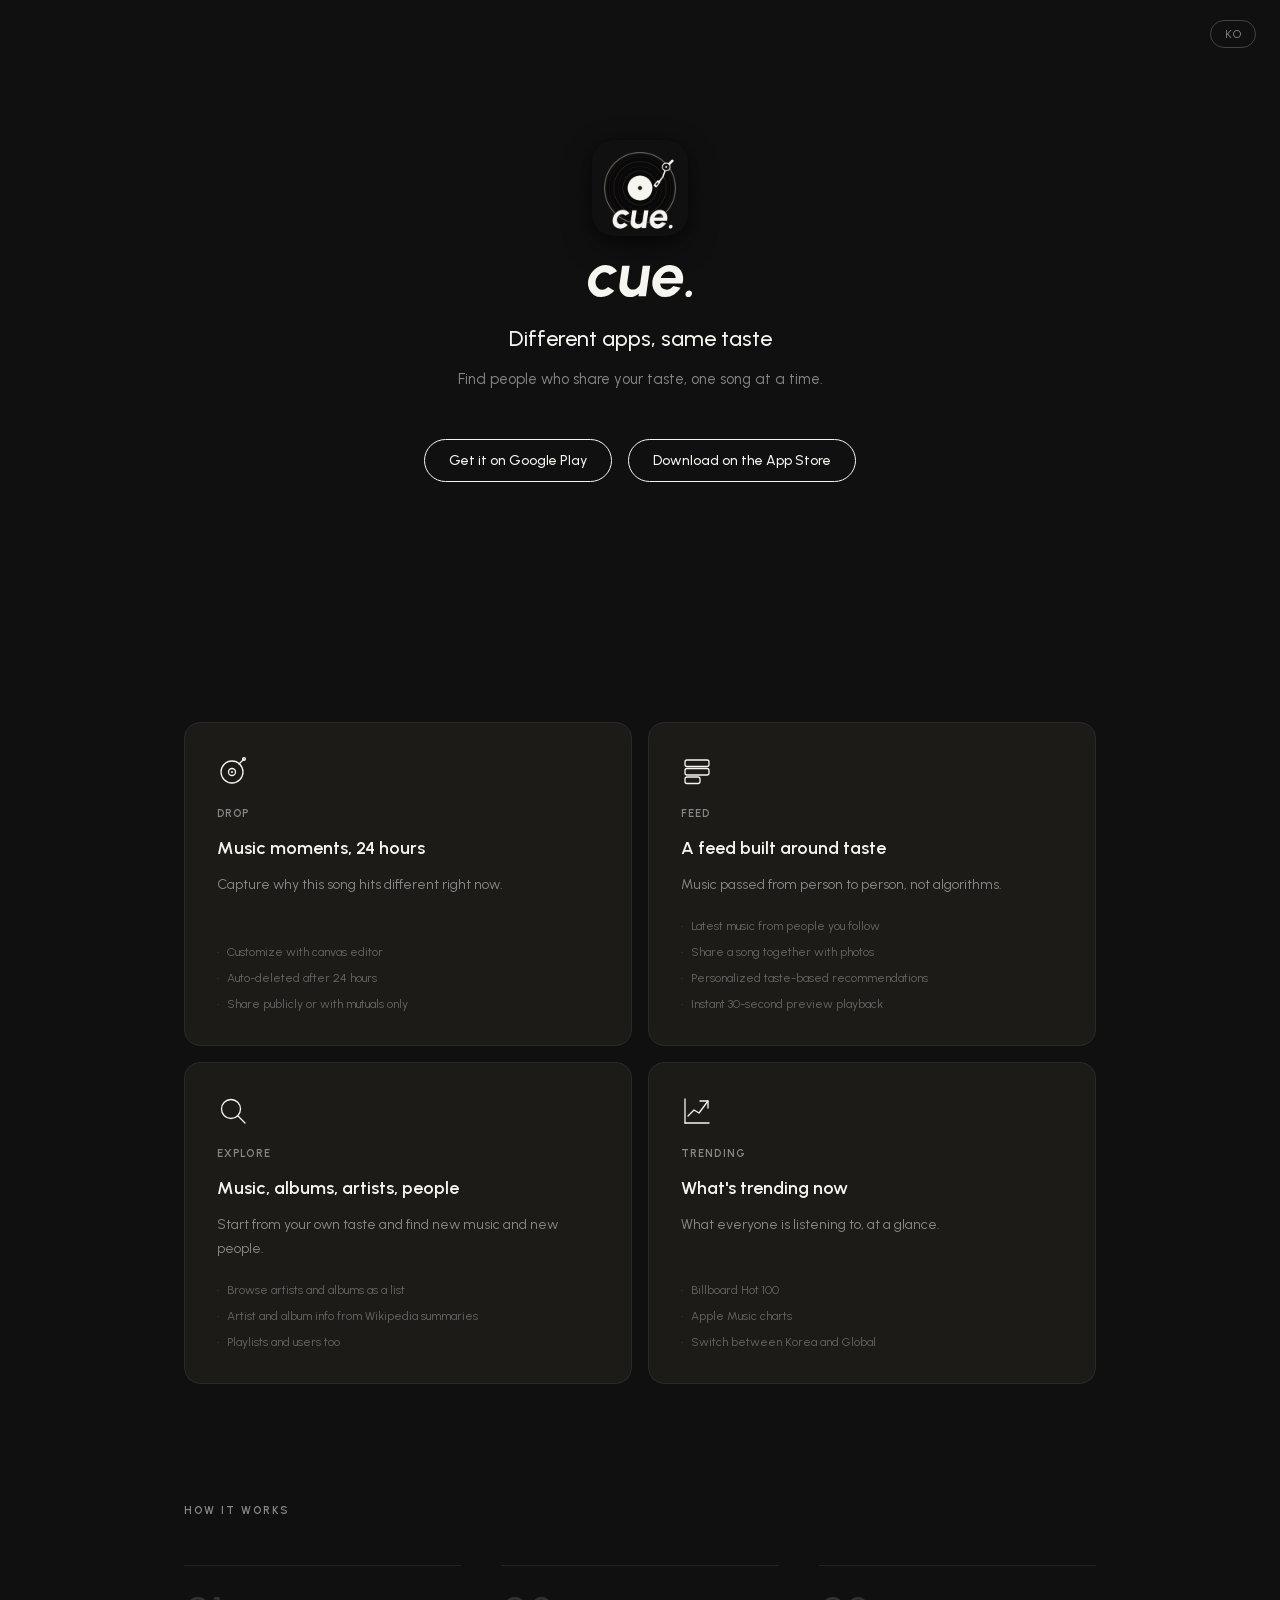
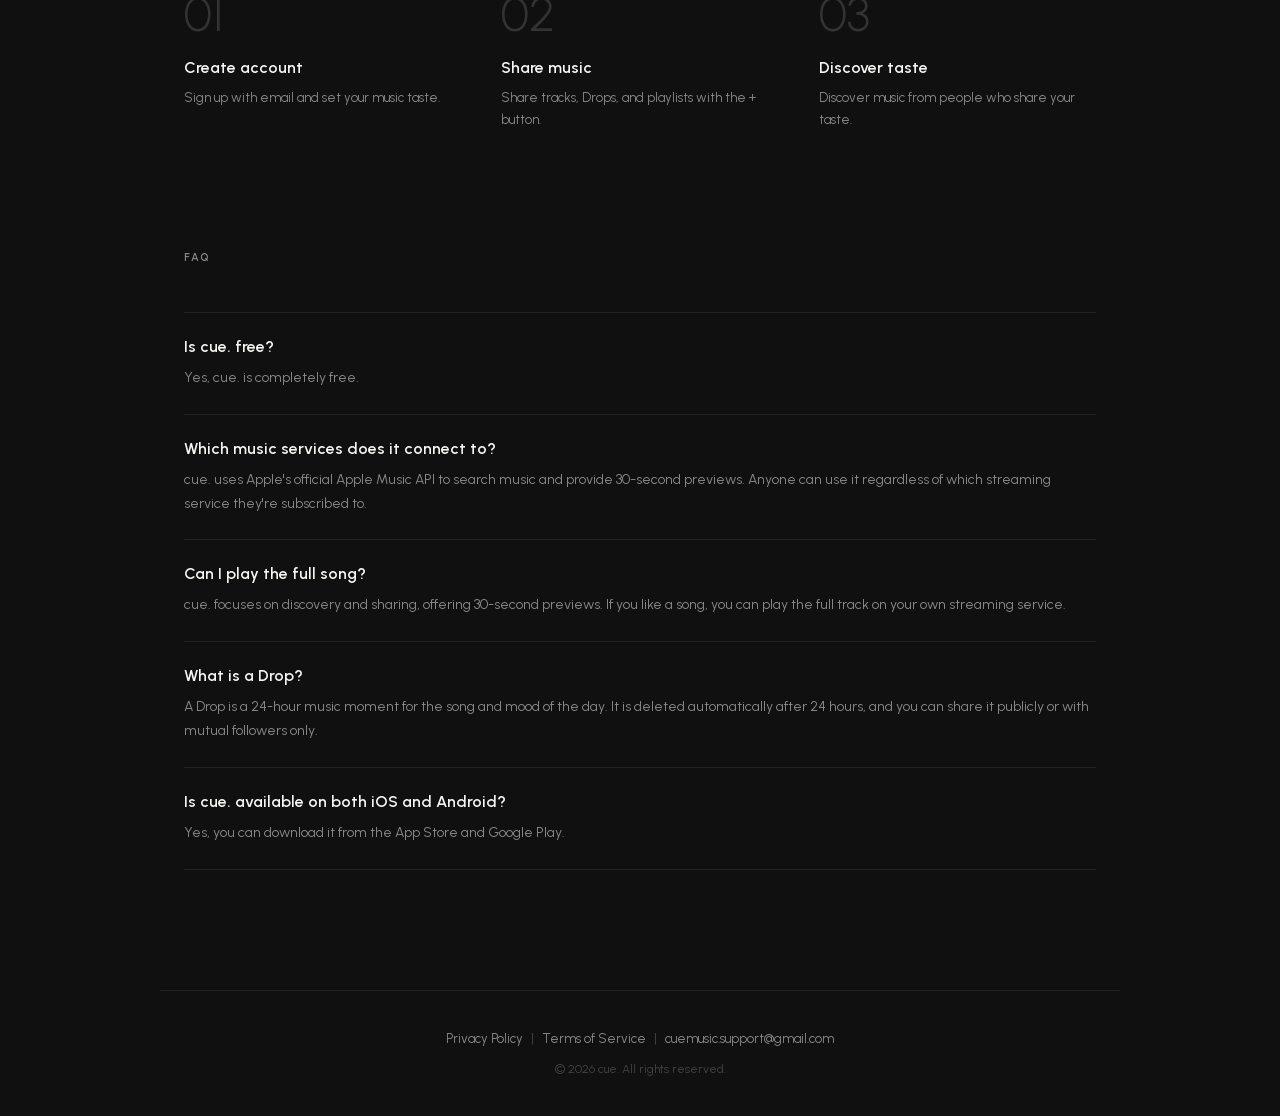
<file: index.html>
<!DOCTYPE html>
<html lang="ko">
<head>
  <meta charset="UTF-8">
  <meta name="viewport" content="width=device-width, initial-scale=1.0">
  <title>cue. — 취향 기반 음악 공유 SNS</title>
  <meta name="description" content="취향 기반 음악 공유 SNS. 좋아하는 곡으로 취향 맞는 사람을 만나보세요." />
  <meta name="keywords" content="음악 공유, 음악 SNS, 취향 매칭, 플레이리스트 공유, cue" />
  <link rel="canonical" href="https://cue-music.netlify.app" />
  <link rel="preload" as="image" href="/assets/app-icon.png?v=2">
  <link rel="preload" as="font" type="font/woff2" href="/assets/fonts/urbanist-400.woff2" crossorigin>
  <link rel="icon" type="image/png" href="/favicon.png?v=2">
  <link rel="apple-touch-icon" href="/apple-touch-icon.png">
  <link rel="stylesheet" href="/assets/fonts.css">
  <meta property="og:title" content="cue. — 스트리밍 앱이 달라도, 취향은 같으니까" />
  <meta property="og:description" content="취향 기반 음악 공유 SNS. 좋아하는 곡으로 취향 맞는 사람을 만나보세요." />
  <meta property="og:image" content="https://cue-music.netlify.app/og-image.png?v=2" />
  <meta property="og:url" content="https://cue-music.netlify.app" />
  <meta property="og:type" content="website" />
  <meta name="twitter:card" content="summary_large_image" />
  <meta name="twitter:title" content="cue. — 스트리밍 앱이 달라도, 취향은 같으니까" />
  <meta name="twitter:description" content="취향 기반 음악 공유 SNS. 좋아하는 곡으로 취향 맞는 사람을 만나보세요." />
  <meta name="twitter:image" content="https://cue-music.netlify.app/og-image.png?v=2" />
  <script type="application/ld+json">
  {
    "@context": "https://schema.org",
    "@type": "MobileApplication",
    "name": "cue.",
    "description": "취향 기반 음악 공유 SNS",
    "operatingSystem": "Android, iOS",
    "applicationCategory": "SocialNetworkingApplication",
    "offers": {
      "@type": "Offer",
      "price": "0",
      "priceCurrency": "KRW"
    }
  }
  </script>
  <style>
    * { margin: 0; padding: 0; box-sizing: border-box; }

    html { scroll-behavior: smooth; }

    button { font-family: inherit; }

    body {
      background: #111010;
      color: #F7F5F0;
      font-family: 'Urbanist', -apple-system, BlinkMacSystemFont, 'Apple SD Gothic Neo', 'Noto Sans KR', 'Malgun Gothic', 'Segoe UI', sans-serif;
      -webkit-font-smoothing: antialiased;
      -moz-osx-font-smoothing: grayscale;
      min-height: 100vh;
    }

    /* Hero */
    .hero {
      padding: 140px 24px 120px;
      max-width: 960px;
      margin: 0 auto;
      text-align: center;
    }

    .app-icon {
      width: 96px;
      height: 96px;
      margin: 0 auto 28px;
      border-radius: 22px;
      overflow: hidden;
      box-shadow: 0 10px 30px rgba(0, 0, 0, 0.45), 0 2px 8px rgba(0, 0, 0, 0.35);
    }

    .app-icon img {
      width: 100%;
      height: 100%;
      display: block;
    }

    .logo {
      display: block;
      height: 34px;
      width: auto;
      margin: 0 auto 24px;
    }

    .tagline-ko {
      font-family: 'Urbanist', -apple-system, BlinkMacSystemFont, 'Apple SD Gothic Neo', 'Noto Sans KR', 'Malgun Gothic', 'Segoe UI', sans-serif;
      font-size: 22px;
      font-weight: 500;
      color: #F7F5F0;
      margin-bottom: 12px;
      line-height: 1.5;
    }

    .tagline-en {
      font-size: 15px;
      color: #888;
      margin-bottom: 48px;
      line-height: 1.6;
    }

    .buttons {
      display: flex;
      align-items: flex-start;
      justify-content: center;
      gap: 16px;
      flex-wrap: wrap;
    }

    .btn-wrap {
      display: flex;
      flex-direction: column;
      align-items: center;
      gap: 8px;
    }

    .btn {
      display: inline-flex;
      align-items: center;
      gap: 8px;
      padding: 12px 24px;
      border-radius: 999px;
      border: 1px solid #F7F5F0;
      background: transparent;
      color: #F7F5F0;
      font-family: 'Urbanist', -apple-system, BlinkMacSystemFont, 'Apple SD Gothic Neo', 'Noto Sans KR', 'Malgun Gothic', 'Segoe UI', sans-serif;
      font-size: 14px;
      font-weight: 500;
      text-decoration: none;
      cursor: pointer;
      white-space: nowrap;
    }

    .btn:hover {
      background: rgba(247, 245, 240, 0.06);
    }

    .btn-label {
      font-size: 11px;
      color: #888;
      letter-spacing: 0.02em;
    }

    /* Features */
    .features {
      padding: 120px 24px;
      max-width: 960px;
      margin: 0 auto;
    }

    .features-grid {
      display: grid;
      grid-template-columns: repeat(2, 1fr);
      align-items: stretch;
      gap: 16px;
    }

    .feature-card {
      background: #1C1B17;
      border: 1px solid #2A2A25;
      border-radius: 16px;
      padding: 32px;
      display: flex;
      flex-direction: column;
    }

    .feature-icon {
      margin-bottom: 20px;
    }

    .feature-icon svg {
      width: 32px;
      height: 32px;
      display: block;
    }

    .feature-label {
      font-size: 11px;
      font-weight: 600;
      letter-spacing: 0.1em;
      color: #888;
      margin-bottom: 16px;
    }

    .feature-title {
      font-family: 'Urbanist', -apple-system, BlinkMacSystemFont, 'Apple SD Gothic Neo', 'Noto Sans KR', 'Malgun Gothic', 'Segoe UI', sans-serif;
      font-size: 18px;
      font-weight: 600;
      color: #F7F5F0;
      margin-bottom: 12px;
      line-height: 1.4;
    }

    .feature-desc {
      font-size: 14px;
      color: #888;
      line-height: 1.7;
      margin-bottom: 20px;
    }

    .feature-subs {
      list-style: none;
      display: flex;
      flex-direction: column;
      gap: 8px;
      margin-top: auto;
    }

    .feature-subs li {
      font-size: 12px;
      color: #666;
      line-height: 1.5;
    }

    .feature-subs li::before {
      content: '·';
      margin-right: 8px;
      color: #555;
    }

    /* How it works */
    .how {
      padding: 0 24px 120px;
      max-width: 960px;
      margin: 0 auto;
    }

    .section-label {
      font-size: 11px;
      font-weight: 600;
      letter-spacing: 2px;
      color: #888;
      margin-bottom: 48px;
    }

    .steps-grid {
      display: grid;
      grid-template-columns: repeat(3, 1fr);
      gap: 40px;
    }

    .step {
      border-top: 1px solid #222;
      padding-top: 24px;
    }

    .step-number {
      font-family: 'Urbanist', -apple-system, BlinkMacSystemFont, 'Apple SD Gothic Neo', 'Noto Sans KR', 'Malgun Gothic', 'Segoe UI', sans-serif;
      font-size: 48px;
      font-weight: 300;
      color: #333;
      line-height: 1;
      margin-bottom: 20px;
    }

    .step-title {
      font-size: 16px;
      font-weight: 600;
      color: #F7F5F0;
      margin-bottom: 10px;
    }

    .step-desc {
      font-size: 13px;
      color: #888;
      line-height: 1.7;
    }

    /* FAQ */
    .faq {
      padding: 0 24px 120px;
      max-width: 960px;
      margin: 0 auto;
    }

    .faq-list {
      display: flex;
      flex-direction: column;
    }

    .faq-item {
      border-top: 1px solid #222;
      padding: 24px 0;
    }

    .faq-item:last-child {
      border-bottom: 1px solid #222;
    }

    .faq-question {
      font-size: 16px;
      font-weight: 600;
      color: #F7F5F0;
      margin-bottom: 10px;
    }

    .faq-answer {
      font-size: 14px;
      color: #888;
      line-height: 1.7;
    }

    /* Footer */
    footer {
      border-top: 1px solid #222;
      padding: 40px 24px;
      max-width: 960px;
      margin: 0 auto;
      text-align: center;
    }

    .footer-links {
      display: flex;
      flex-wrap: wrap;
      justify-content: center;
      gap: 8px;
      align-items: center;
      margin-bottom: 16px;
      font-size: 13px;
      color: #888;
    }

    .footer-links a {
      color: #888;
      text-decoration: none;
    }

    .footer-links a:hover {
      color: #F7F5F0;
    }

    .footer-links .sep {
      color: #444;
    }

    .footer-copy {
      font-size: 12px;
      color: #444;
    }

    /* Mobile */
    @media (max-width: 640px) {
      .hero {
        padding: 100px 24px 80px;
      }

      .app-icon {
        width: 80px;
        height: 80px;
        border-radius: 18px;
      }

      .logo {
        height: 26px;
      }

      .tagline-ko {
        font-size: 18px;
      }

      .features-grid {
        grid-template-columns: 1fr;
      }

      .steps-grid {
        grid-template-columns: 1fr;
        gap: 32px;
      }
    }
  </style>
  <script>
    var hash = window.location.hash;
    if (hash && hash.includes('access_token')) {
      var params = hash.substring(1);
      window.location.href = 'cue://auth/callback?' + params;
    }
  </script>
</head>
<body>

  <!-- Language toggle -->
  <div style="position: fixed; top: 20px; right: 24px; z-index: 100;">
    <button onclick="toggleLang()" id="lang-btn" style="
      background: transparent;
      border: 1px solid #444;
      color: #888;
      padding: 6px 14px;
      border-radius: 999px;
      font-size: 12px;
      cursor: pointer;
      letter-spacing: 0.5px;
    ">EN</button>
  </div>

  <!-- Hero -->
  <section class="hero">
    <div class="app-icon">
      <img src="/assets/app-icon.png?v=2" alt="cue. app icon" width="96" height="96" fetchpriority="high" />
    </div>
    <img class="logo" src="/assets/cue-wordmark-ivory.svg" alt="cue.">
    <div class="tagline-ko"
         data-ko="스트리밍 앱이 달라도, 취향은 같으니까"
         data-en="Different apps, same taste">
      스트리밍 앱이 달라도, 취향은 같으니까
    </div>
    <div class="tagline-en"
         data-ko="좋아하는 곡으로 취향 맞는 사람을 만나보세요."
         data-en="Find people who share your taste, one song at a time.">
      좋아하는 곡으로 취향 맞는 사람을 만나보세요.
    </div>
    <div class="buttons">
      <div class="btn-wrap">
        <a class="btn" href="https://play.google.com/store/apps/details?id=com.cueapp.music" target="_blank" rel="noopener"
           data-ko="Google Play 다운로드"
           data-en="Get it on Google Play">
          Google Play 다운로드
        </a>
      </div>
      <div class="btn-wrap">
        <a class="btn" href="https://apps.apple.com/kr/app/cue/id6779252040" target="_blank" rel="noopener"
           data-ko="App Store에서 다운로드"
           data-en="Download on the App Store">
          App Store에서 다운로드
        </a>
      </div>
    </div>
  </section>

  <!-- Features -->
  <section class="features">
    <div class="features-grid">

      <div class="feature-card">
        <div class="feature-icon">
          <svg viewBox="0 0 32 32" fill="none" stroke="#F7F5F0" stroke-width="1.3" stroke-linecap="round" stroke-linejoin="round">
            <circle cx="15" cy="17" r="11" />
            <circle cx="15" cy="17" r="3.5" />
            <circle cx="15" cy="17" r="1" fill="#F7F5F0" stroke="none" />
            <path d="M22 9 L27 4" />
            <circle cx="27" cy="4" r="1.4" />
          </svg>
        </div>
        <div class="feature-label">DROP</div>
        <div class="feature-title"
             data-ko="24시간의 음악 순간"
             data-en="Music moments, 24 hours">
          24시간의 음악 순간
        </div>
        <div class="feature-desc"
             data-ko="지금 이 곡이 왜 좋은지, 오늘의 감정을 음악으로 남기세요."
             data-en="Capture why this song hits different right now.">
          지금 이 곡이 왜 좋은지, 오늘의 감정을 음악으로 남기세요.
        </div>
        <ul class="feature-subs">
          <li data-ko="캔버스 에디터로 직접 꾸미기"
              data-en="Customize with canvas editor">캔버스 에디터로 직접 꾸미기</li>
          <li data-ko="24시간 후 자동 삭제"
              data-en="Auto-deleted after 24 hours">24시간 후 자동 삭제</li>
          <li data-ko="공개 또는 맞팔 공개 설정"
              data-en="Share publicly or with mutuals only">공개 또는 맞팔 공개 설정</li>
        </ul>
      </div>

      <div class="feature-card">
        <div class="feature-icon">
          <svg viewBox="0 0 32 32" fill="none" stroke="#F7F5F0" stroke-width="1.3" stroke-linecap="round" stroke-linejoin="round">
            <rect x="4" y="5" width="24" height="6.5" rx="2" />
            <rect x="4" y="13.5" width="24" height="6.5" rx="2" />
            <rect x="4" y="22" width="15" height="6.5" rx="2" />
          </svg>
        </div>
        <div class="feature-label">FEED</div>
        <div class="feature-title"
             data-ko="취향으로 연결되는 피드"
             data-en="A feed built around taste">
          취향으로 연결되는 피드
        </div>
        <div class="feature-desc"
             data-ko="알고리즘이 아닌 사람이 건네는 음악."
             data-en="Music passed from person to person, not algorithms.">
          알고리즘이 아닌 사람이 건네는 음악.
        </div>
        <ul class="feature-subs">
          <li data-ko="팔로우한 사람들의 최신 음악"
              data-en="Latest music from people you follow">팔로우한 사람들의 최신 음악</li>
          <li data-ko="곡과 사진을 함께 올려 공유"
              data-en="Share a song together with photos">곡과 사진을 함께 올려 공유</li>
          <li data-ko="취향 기반 맞춤 추천"
              data-en="Personalized taste-based recommendations">취향 기반 맞춤 추천</li>
          <li data-ko="30초 프리뷰 즉시 재생"
              data-en="Instant 30-second preview playback">30초 프리뷰 즉시 재생</li>
        </ul>
      </div>

      <div class="feature-card">
        <div class="feature-icon">
          <svg viewBox="0 0 32 32" fill="none" stroke="#F7F5F0" stroke-width="1.3" stroke-linecap="round" stroke-linejoin="round">
            <circle cx="14" cy="14" r="9.5" />
            <path d="M21 21 L28 28" />
          </svg>
        </div>
        <div class="feature-label">EXPLORE</div>
        <div class="feature-title"
             data-ko="음악, 앨범, 아티스트, 사람까지"
             data-en="Music, albums, artists, people">
          음악, 앨범, 아티스트, 사람까지
        </div>
        <div class="feature-desc"
             data-ko="내 취향에서 출발해 새로운 음악과 사람을 찾아보세요."
             data-en="Start from your own taste and find new music and new people.">
          내 취향에서 출발해 새로운 음악과 사람을 찾아보세요.
        </div>
        <ul class="feature-subs">
          <li data-ko="아티스트와 앨범을 목록으로 한눈에"
              data-en="Browse artists and albums as a list">아티스트와 앨범을 목록으로 한눈에</li>
          <li data-ko="아티스트·앨범 소개는 위키백과 요약으로"
              data-en="Artist and album info from Wikipedia summaries">아티스트·앨범 소개는 위키백과 요약으로</li>
          <li data-ko="플레이리스트와 유저도 함께 탐색"
              data-en="Playlists and users too">플레이리스트와 유저도 함께 탐색</li>
        </ul>
      </div>

      <div class="feature-card">
        <div class="feature-icon">
          <svg viewBox="0 0 32 32" fill="none" stroke="#F7F5F0" stroke-width="1.3" stroke-linecap="round" stroke-linejoin="round">
            <path d="M4 28 L4 4" />
            <path d="M4 28 L28 28" />
            <polyline points="7,21 13,15 18,18 27,6" />
            <polyline points="19,6 27,6 27,13" />
          </svg>
        </div>
        <div class="feature-label">TRENDING</div>
        <div class="feature-title"
             data-ko="지금 뜨는 음악"
             data-en="What's trending now">
          지금 뜨는 음악
        </div>
        <div class="feature-desc"
             data-ko="지금 많이 듣는 음악을 한눈에."
             data-en="What everyone is listening to, at a glance.">
          지금 많이 듣는 음악을 한눈에.
        </div>
        <ul class="feature-subs">
          <li data-ko="Billboard Hot 100"
              data-en="Billboard Hot 100">Billboard Hot 100</li>
          <li data-ko="Apple Music 인기 차트"
              data-en="Apple Music charts">Apple Music 인기 차트</li>
          <li data-ko="한국 · 글로벌 차트 전환"
              data-en="Switch between Korea and Global">한국 · 글로벌 차트 전환</li>
        </ul>
      </div>

    </div>
  </section>

  <!-- How it works -->
  <section class="how">
    <div class="section-label"
         data-ko="사용 방법"
         data-en="HOW IT WORKS">
      사용 방법
    </div>
    <div class="steps-grid">

      <div class="step">
        <div class="step-number">01</div>
        <div class="step-title"
             data-ko="계정 만들기"
             data-en="Create account">
          계정 만들기
        </div>
        <div class="step-desc"
             data-ko="이메일로 가입하고 음악 취향을 설정하세요."
             data-en="Sign up with email and set your music taste.">
          이메일로 가입하고 음악 취향을 설정하세요.
        </div>
      </div>

      <div class="step">
        <div class="step-number">02</div>
        <div class="step-title"
             data-ko="음악 공유하기"
             data-en="Share music">
          음악 공유하기
        </div>
        <div class="step-desc"
             data-ko="+ 버튼으로 곡, Drop, 플레이리스트를 공유하세요."
             data-en="Share tracks, Drops, and playlists with the + button.">
          + 버튼으로 곡, Drop, 플레이리스트를 공유하세요.
        </div>
      </div>

      <div class="step">
        <div class="step-number">03</div>
        <div class="step-title"
             data-ko="취향 발견하기"
             data-en="Discover taste">
          취향 발견하기
        </div>
        <div class="step-desc"
             data-ko="취향이 비슷한 사람들의 음악을 발견하세요."
             data-en="Discover music from people who share your taste.">
          취향이 비슷한 사람들의 음악을 발견하세요.
        </div>
      </div>

    </div>
  </section>

  <!-- FAQ -->
  <section class="faq">
    <div class="section-label"
         data-ko="자주 묻는 질문"
         data-en="FAQ">
      자주 묻는 질문
    </div>
    <div class="faq-list">

      <div class="faq-item">
        <div class="faq-question"
             data-ko="cue.는 무료인가요?"
             data-en="Is cue. free?">
          cue.는 무료인가요?
        </div>
        <div class="faq-answer"
             data-ko="네, cue.는 완전히 무료입니다."
             data-en="Yes, cue. is completely free.">
          네, cue.는 완전히 무료입니다.
        </div>
      </div>

      <div class="faq-item">
        <div class="faq-question"
             data-ko="어떤 음악 서비스와 연동되나요?"
             data-en="Which music services does it connect to?">
          어떤 음악 서비스와 연동되나요?
        </div>
        <div class="faq-answer"
             data-ko="Apple의 공식 Apple Music API를 통해 음악을 검색하고 30초 미리듣기를 제공합니다. 특정 스트리밍 서비스 가입 여부와 관계없이 누구나 이용할 수 있습니다."
             data-en="cue. uses Apple's official Apple Music API to search music and provide 30-second previews. Anyone can use it regardless of which streaming service they're subscribed to.">
          Apple의 공식 Apple Music API를 통해 음악을 검색하고 30초 미리듣기를 제공합니다. 특정 스트리밍 서비스 가입 여부와 관계없이 누구나 이용할 수 있습니다.
        </div>
      </div>

      <div class="faq-item">
        <div class="faq-question"
             data-ko="실제 곡을 전체 재생할 수 있나요?"
             data-en="Can I play the full song?">
          실제 곡을 전체 재생할 수 있나요?
        </div>
        <div class="faq-answer"
             data-ko="cue.는 발견과 공유에 집중하는 앱으로, 30초 미리듣기를 제공합니다. 마음에 드는 곡은 본인이 사용하는 스트리밍 서비스에서 전체 재생할 수 있습니다."
             data-en="cue. focuses on discovery and sharing, offering 30-second previews. If you like a song, you can play the full track on your own streaming service.">
          cue.는 발견과 공유에 집중하는 앱으로, 30초 미리듣기를 제공합니다. 마음에 드는 곡은 본인이 사용하는 스트리밍 서비스에서 전체 재생할 수 있습니다.
        </div>
      </div>

      <div class="faq-item">
        <div class="faq-question"
             data-ko="Drop은 무엇인가요?"
             data-en="What is a Drop?">
          Drop은 무엇인가요?
        </div>
        <div class="faq-answer"
             data-ko="오늘의 곡과 감정을 남기는 24시간짜리 음악 기록입니다. 24시간이 지나면 자동으로 삭제되고, 전체 공개 또는 맞팔로만 공개할 수 있습니다."
             data-en="A Drop is a 24-hour music moment for the song and mood of the day. It is deleted automatically after 24 hours, and you can share it publicly or with mutual followers only.">
          오늘의 곡과 감정을 남기는 24시간짜리 음악 기록입니다. 24시간이 지나면 자동으로 삭제되고, 전체 공개 또는 맞팔로만 공개할 수 있습니다.
        </div>
      </div>

      <div class="faq-item">
        <div class="faq-question"
             data-ko="iOS와 Android에서 모두 사용할 수 있나요?"
             data-en="Is cue. available on both iOS and Android?">
          iOS와 Android에서 모두 사용할 수 있나요?
        </div>
        <div class="faq-answer"
             data-ko="네, App Store와 Google Play에서 바로 다운로드할 수 있습니다."
             data-en="Yes, you can download it from the App Store and Google Play.">
          네, App Store와 Google Play에서 바로 다운로드할 수 있습니다.
        </div>
      </div>

    </div>
  </section>

  <!-- Footer -->
  <footer>
    <div class="footer-links">
      <a href="./privacy.html"
         data-ko="개인정보 처리방침"
         data-en="Privacy Policy">
        개인정보 처리방침
      </a>
      <span class="sep">|</span>
      <a href="./terms.html"
         data-ko="이용약관"
         data-en="Terms of Service">
        이용약관
      </a>
      <span class="sep">|</span>
      <a href="mailto:cuemusic.support@gmail.com">cuemusic.support@gmail.com</a>
    </div>
    <div class="footer-copy">© 2026 cue. All rights reserved.</div>
  </footer>

  <script>
    const userLang = navigator.language.startsWith('ko') ? 'ko' : 'en';
    let currentLang = userLang;

    function applyLang(lang) {
      currentLang = lang;
      document.querySelectorAll('[data-ko]').forEach(el => {
        el.textContent = el.getAttribute('data-' + lang);
      });
      document.querySelectorAll('[data-ko-placeholder]').forEach(el => {
        el.placeholder = el.getAttribute('data-' + lang + '-placeholder');
      });
      document.getElementById('lang-btn').textContent = lang === 'ko' ? 'EN' : 'KO';
      document.documentElement.lang = lang;
    }

    function toggleLang() {
      applyLang(currentLang === 'ko' ? 'en' : 'ko');
    }

    applyLang(currentLang);
  </script>

</body>
</html>
</file>
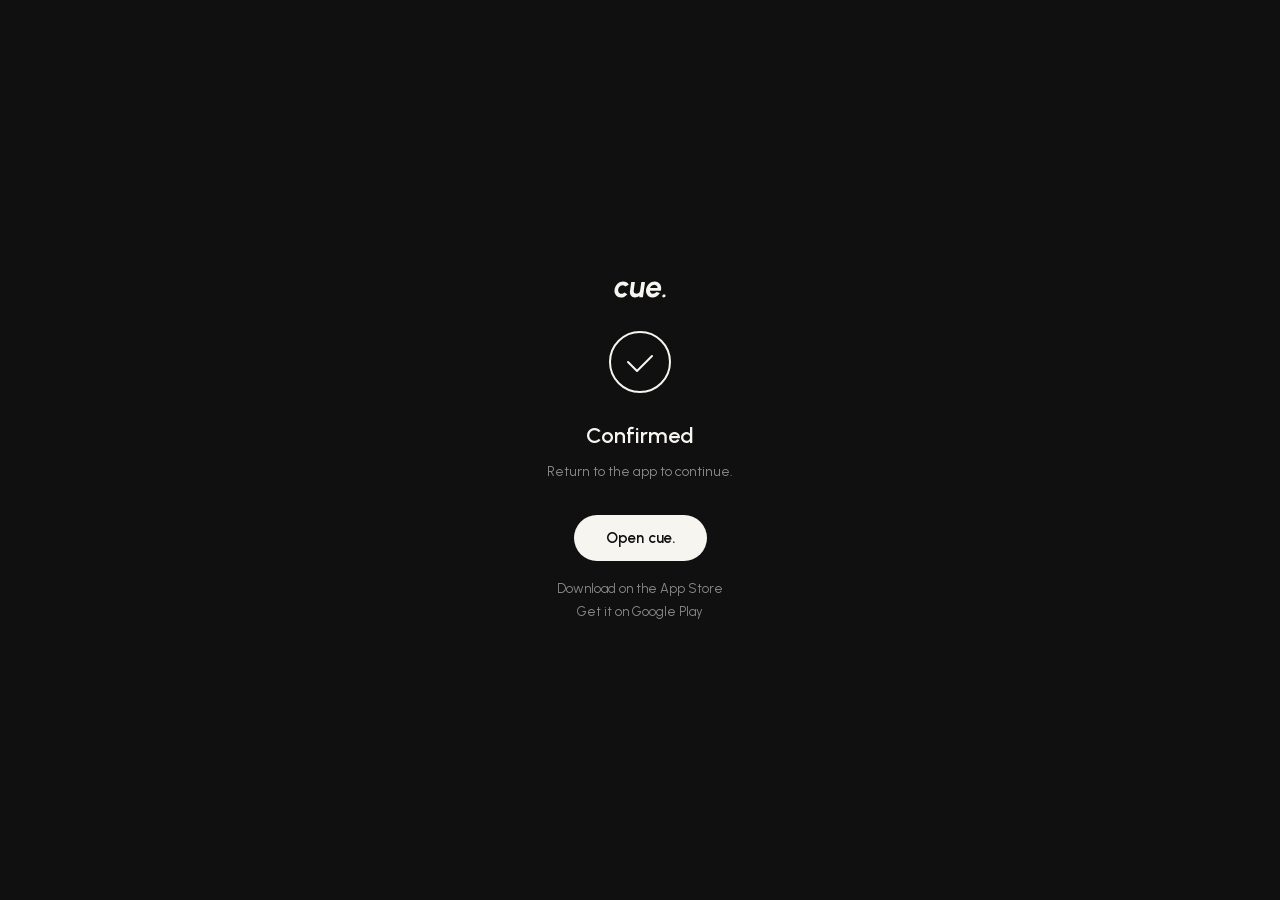
<file: callback.html>
<!DOCTYPE html>
<html lang="ko">
<head>
  <meta charset="UTF-8">
  <meta name="viewport" content="width=device-width, initial-scale=1.0">
  <title>cue.</title>
  <link rel="icon" type="image/png" href="/favicon.png?v=2">
  <link rel="apple-touch-icon" href="/apple-touch-icon.png">
  <link rel="stylesheet" href="/assets/fonts.css">
  <style>
    * { margin: 0; padding: 0; box-sizing: border-box; }
    body {
      background: #111010;
      color: #F7F5F0;
      font-family: 'Urbanist', -apple-system, BlinkMacSystemFont, 'Apple SD Gothic Neo', 'Noto Sans KR', 'Malgun Gothic', 'Segoe UI', sans-serif;
      -webkit-font-smoothing: antialiased;
      display: flex;
      align-items: center;
      justify-content: center;
      min-height: 100vh;
      padding: 24px;
    }
    .container {
      text-align: center;
      max-width: 400px;
    }
    .logo {
      display: block;
      height: 17px;
      width: auto;
      margin: 0 auto 32px;
    }
    .icon {
      width: 64px;
      height: 64px;
      margin: 0 auto 24px;
    }
    h1 {
      font-size: 22px;
      font-weight: 600;
      margin-bottom: 12px;
    }
    p {
      font-size: 14px;
      color: #888;
      line-height: 1.6;
      margin-bottom: 32px;
    }
    .btn {
      display: inline-block;
      background: #F7F5F0;
      color: #111010;
      padding: 14px 32px;
      border-radius: 999px;
      font-size: 15px;
      font-weight: 600;
      text-decoration: none;
      margin-bottom: 12px;
    }
    .btn-secondary {
      display: block;
      color: #888;
      font-size: 13px;
      text-decoration: none;
      margin-top: 8px;
    }
    .error { color: #FF4444; }
  </style>
</head>
<body>
  <div class="container">
    <img class="logo" src="/assets/cue-wordmark-ivory.svg" alt="cue.">
    <div id="content"></div>
  </div>

  <script>
    const lang = navigator.language.startsWith('ko') ? 'ko' : 'en';
    document.documentElement.lang = lang;

    const copy = {
      processing:   { ko: '처리 중...',   en: 'Processing...' },
      verified:     { ko: '인증 완료',     en: 'Verified' },
      verifiedDesc: { ko: '이메일 인증이 완료되었습니다.\n앱으로 돌아가서 cue.를 즐겨보세요.', en: 'Your email has been verified.\nReturn to the app and enjoy cue.' },
      openApp:      { ko: '앱으로 돌아가기', en: 'Open cue.' },
      noApp:        { ko: '앱이 없으신가요? 다운로드', en: "Don't have the app? Download" },
      appStore:     { ko: 'App Store에서 다운로드', en: 'Download on the App Store' },
      googlePlay:   { ko: 'Google Play 다운로드', en: 'Get it on Google Play' },
      confirmed:    { ko: '확인 완료',     en: 'Confirmed' },
      confirmedDesc:{ ko: '앱으로 돌아가서 계속하세요.', en: 'Return to the app to continue.' },
      error:        { ko: '오류 발생',     en: 'Something went wrong' },
      home:         { ko: '홈으로',        en: 'Go home' },
    };

    function t(key) { return copy[key][lang]; }

    const APP_STORE_URL = 'https://apps.apple.com/kr/app/cue/id6779252040';
    const PLAY_STORE_URL = 'https://play.google.com/store/apps/details?id=com.cueapp.music';

    // iOS (incl. iPadOS reporting as Mac with touch) -> App Store, Android -> Google Play, otherwise both
    function storeLinks() {
      const ua = navigator.userAgent;
      const isIOS = /iPhone|iPad|iPod/.test(ua) || (/Macintosh/.test(ua) && navigator.maxTouchPoints > 1);
      const isAndroid = /Android/.test(ua);
      if (isIOS) return `<a href="${APP_STORE_URL}" class="btn-secondary">${t('noApp')}</a>`;
      if (isAndroid) return `<a href="${PLAY_STORE_URL}" class="btn-secondary">${t('noApp')}</a>`;
      return `<a href="${APP_STORE_URL}" class="btn-secondary">${t('appStore')}</a>
        <a href="${PLAY_STORE_URL}" class="btn-secondary">${t('googlePlay')}</a>`;
    }

    const content = document.getElementById('content');
    content.innerHTML = `<p style="color:#888">${t('processing')}</p>`;

    // Supabase puts tokens in the URL hash fragment (#access_token=...&refresh_token=...)
    // but may also use query params for PKCE code flow (?code=...)
    const hashParams = new URLSearchParams(window.location.hash.substring(1));
    const queryParams = new URLSearchParams(window.location.search.substring(1));

    const accessToken = hashParams.get('access_token') || queryParams.get('access_token');
    const refreshToken = hashParams.get('refresh_token') || queryParams.get('refresh_token');
    const type = hashParams.get('type') || queryParams.get('type');
    const code = queryParams.get('code');
    const error = hashParams.get('error_description') || queryParams.get('error_description');

    const checkIcon = `
      <svg class="icon" viewBox="0 0 64 64" fill="none" xmlns="http://www.w3.org/2000/svg">
        <circle cx="32" cy="32" r="30" stroke="#F7F5F0" stroke-width="2"/>
        <path d="M20 32l9 9 15-15" stroke="#F7F5F0" stroke-width="2" stroke-linecap="round" stroke-linejoin="round"/>
      </svg>`;

    if (error) {
      content.innerHTML = `
        <h1 class="error">${t('error')}</h1>
        <p>${error}</p>
        <a href="/" class="btn-secondary">${t('home')}</a>
      `;
    } else if (accessToken || code) {
      // Build deep link passing tokens as query params so the app's Linking handler can parse them
      let deepLink;
      if (code) {
        deepLink = `cue://auth/callback?code=${encodeURIComponent(code)}`;
      } else {
        deepLink = `cue://auth/callback?access_token=${encodeURIComponent(accessToken)}&refresh_token=${encodeURIComponent(refreshToken || '')}&type=${encodeURIComponent(type || 'signup')}`;
      }

      const desc = t('verifiedDesc').replace('\n', '<br>');
      content.innerHTML = `
        ${checkIcon}
        <h1>${t('verified')}</h1>
        <p>${desc}</p>
        <a href="${deepLink}" class="btn">${t('openApp')}</a>
        ${storeLinks()}
      `;
      setTimeout(() => { window.location.href = deepLink; }, 1000);
    } else {
      const deepLink = 'cue://';
      content.innerHTML = `
        ${checkIcon}
        <h1>${t('confirmed')}</h1>
        <p>${t('confirmedDesc')}</p>
        <a href="${deepLink}" class="btn">${t('openApp')}</a>
        ${storeLinks()}
      `;
    }
  </script>
</body>
</html>
</file>
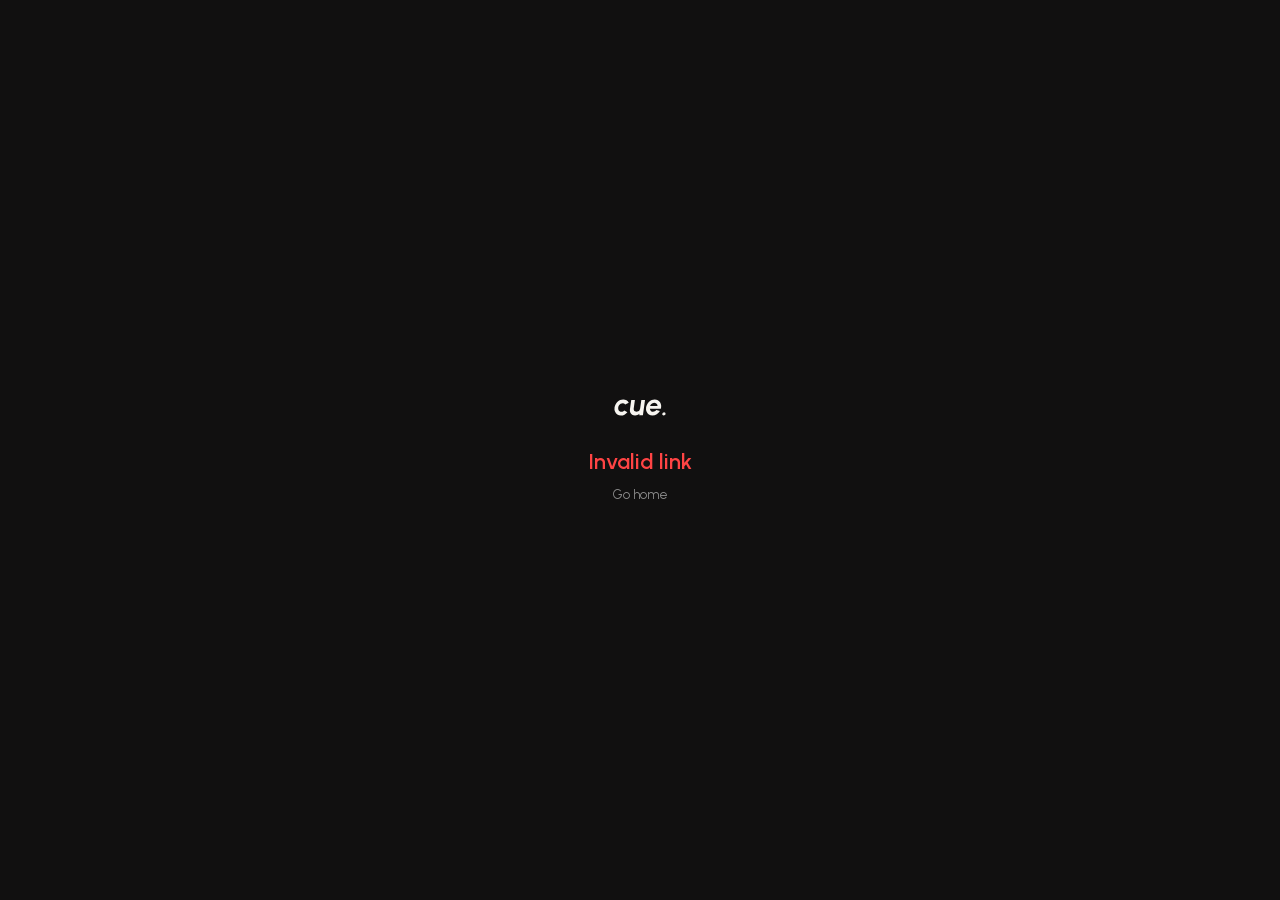
<file: invite.html>
<!DOCTYPE html>
<html lang="ko">
<head>
  <meta charset="UTF-8">
  <meta name="viewport" content="width=device-width, initial-scale=1.0">
  <title>cue.</title>
  <link rel="icon" type="image/png" href="/favicon.png?v=2">
  <link rel="apple-touch-icon" href="/apple-touch-icon.png">
  <link rel="stylesheet" href="/assets/fonts.css">
  <style>
    * { margin: 0; padding: 0; box-sizing: border-box; }
    body {
      background: #111010;
      color: #F7F5F0;
      font-family: 'Urbanist', -apple-system, BlinkMacSystemFont, 'Apple SD Gothic Neo', 'Noto Sans KR', 'Malgun Gothic', 'Segoe UI', sans-serif;
      -webkit-font-smoothing: antialiased;
      display: flex;
      align-items: center;
      justify-content: center;
      min-height: 100vh;
      padding: 24px;
    }
    .container {
      text-align: center;
      max-width: 400px;
    }
    .logo {
      display: block;
      height: 17px;
      width: auto;
      margin: 0 auto 32px;
    }
    .icon {
      width: 64px;
      height: 64px;
      margin: 0 auto 24px;
    }
    h1 {
      font-size: 22px;
      font-weight: 600;
      margin-bottom: 12px;
    }
    p {
      font-size: 14px;
      color: #888;
      line-height: 1.6;
      margin-bottom: 32px;
    }
    .btn {
      display: inline-block;
      background: #F7F5F0;
      color: #111010;
      padding: 14px 32px;
      border-radius: 999px;
      font-size: 15px;
      font-weight: 600;
      text-decoration: none;
      margin-bottom: 12px;
    }
    .btn-secondary {
      display: block;
      color: #888;
      font-size: 13px;
      text-decoration: none;
      margin-top: 8px;
    }
    .error { color: #FF4444; }
  </style>
</head>
<body>
  <div class="container">
    <img class="logo" src="/assets/cue-wordmark-ivory.svg" alt="cue.">
    <div id="content"></div>
  </div>

  <script>
    const lang = navigator.language.startsWith('ko') ? 'ko' : 'en';
    document.documentElement.lang = lang;

    const copy = {
      title:      { ko: '친구 초대',        en: 'Friend Invite' },
      desc:       { ko: 'cue.에서 취향이 통하는 사람들을 만나보세요.', en: 'Discover music with people who share your taste on cue.' },
      openApp:    { ko: '앱으로 열기',       en: 'Open in cue.' },
      noApp:      { ko: '앱이 없으신가요? 다운로드', en: "Don't have the app? Download" },
      appStore:   { ko: 'App Store에서 다운로드', en: 'Download on the App Store' },
      googlePlay: { ko: 'Google Play 다운로드', en: 'Get it on Google Play' },
      notFound:   { ko: '잘못된 링크입니다', en: 'Invalid link' },
      home:       { ko: '홈으로',           en: 'Go home' },
    };

    function t(key) { return copy[key][lang]; }

    const APP_STORE_URL = 'https://apps.apple.com/kr/app/cue/id6779252040';
    const PLAY_STORE_URL = 'https://play.google.com/store/apps/details?id=com.cueapp.music';

    // iOS (incl. iPadOS reporting as Mac with touch) -> App Store, Android -> Google Play, otherwise both
    function storeLinks() {
      const ua = navigator.userAgent;
      const isIOS = /iPhone|iPad|iPod/.test(ua) || (/Macintosh/.test(ua) && navigator.maxTouchPoints > 1);
      const isAndroid = /Android/.test(ua);
      if (isIOS) return `<a href="${APP_STORE_URL}" class="btn-secondary">${t('noApp')}</a>`;
      if (isAndroid) return `<a href="${PLAY_STORE_URL}" class="btn-secondary">${t('noApp')}</a>`;
      return `<a href="${APP_STORE_URL}" class="btn-secondary">${t('appStore')}</a>
        <a href="${PLAY_STORE_URL}" class="btn-secondary">${t('googlePlay')}</a>`;
    }

    const content = document.getElementById('content');

    // Path is /invite/{code}
    const parts = window.location.pathname.split('/').filter(Boolean);
    const code = parts.length >= 2 ? decodeURIComponent(parts[1]) : null;

    const inviteIcon = `
      <svg class="icon" viewBox="0 0 64 64" fill="none" xmlns="http://www.w3.org/2000/svg">
        <circle cx="24" cy="26" r="9" stroke="#F7F5F0" stroke-width="2"/>
        <path d="M10 50c2-9 8-14 14-14s12 5 14 14" stroke="#F7F5F0" stroke-width="2" stroke-linecap="round"/>
        <path d="M46 20v14M39 27h14" stroke="#F7F5F0" stroke-width="2" stroke-linecap="round"/>
      </svg>`;

    if (!code) {
      content.innerHTML = `
        <h1 class="error">${t('notFound')}</h1>
        <a href="/" class="btn-secondary">${t('home')}</a>
      `;
    } else {
      const deepLink = `cue://invite/${encodeURIComponent(code)}`;
      content.innerHTML = `
        ${inviteIcon}
        <h1>${t('title')}</h1>
        <p>${t('desc')}</p>
        <a href="${deepLink}" class="btn">${t('openApp')}</a>
        ${storeLinks()}
      `;
      setTimeout(() => { window.location.href = deepLink; }, 800);
    }
  </script>
</body>
</html>
</file>
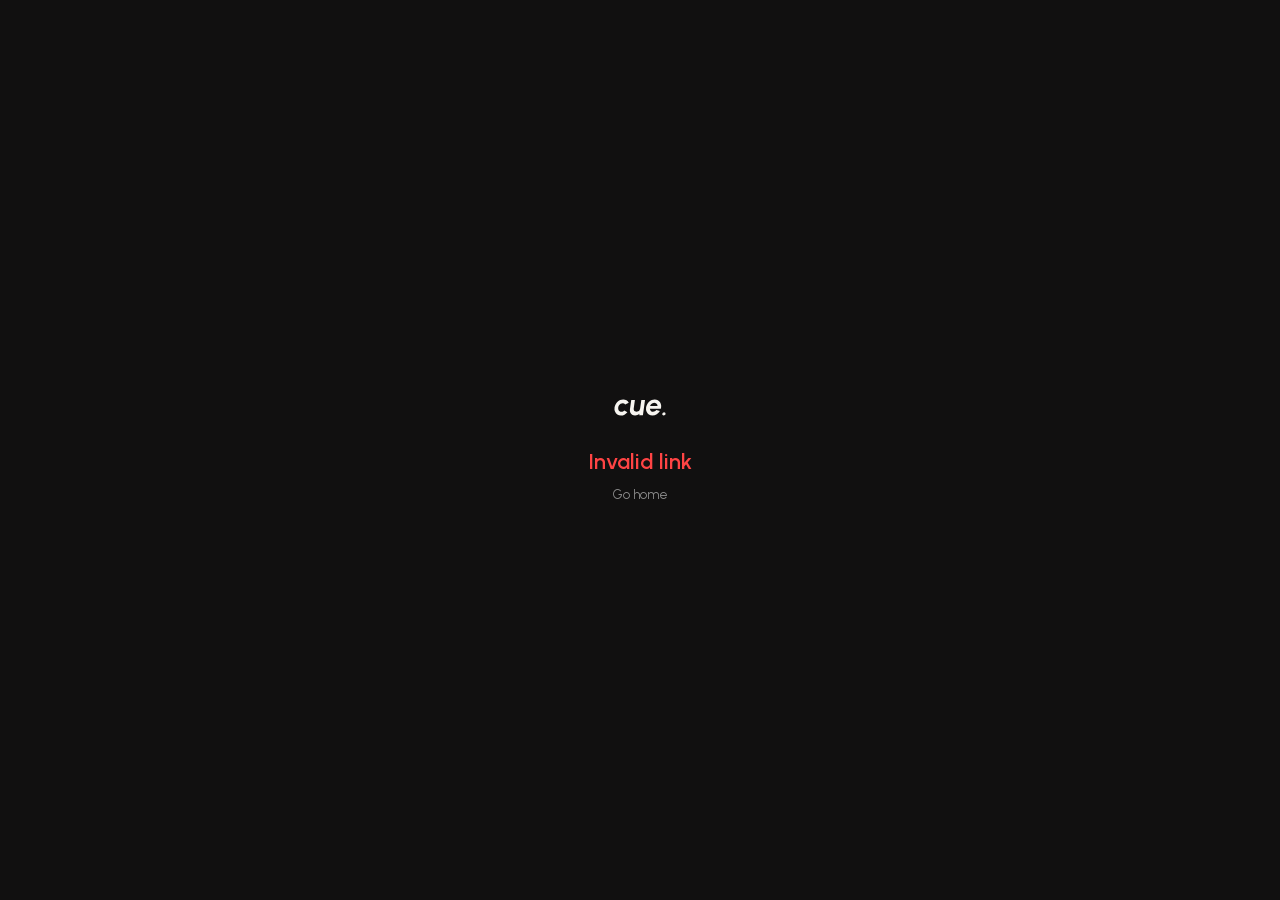
<file: post.html>
<!DOCTYPE html>
<html lang="ko">
<head>
  <meta charset="UTF-8">
  <meta name="viewport" content="width=device-width, initial-scale=1.0">
  <title>cue.</title>
  <link rel="icon" type="image/png" href="/favicon.png?v=2">
  <link rel="apple-touch-icon" href="/apple-touch-icon.png">
  <link rel="stylesheet" href="/assets/fonts.css">
  <style>
    * { margin: 0; padding: 0; box-sizing: border-box; }
    body {
      background: #111010;
      color: #F7F5F0;
      font-family: 'Urbanist', -apple-system, BlinkMacSystemFont, 'Apple SD Gothic Neo', 'Noto Sans KR', 'Malgun Gothic', 'Segoe UI', sans-serif;
      -webkit-font-smoothing: antialiased;
      display: flex;
      align-items: center;
      justify-content: center;
      min-height: 100vh;
      padding: 24px;
    }
    .container {
      text-align: center;
      max-width: 400px;
    }
    .logo {
      display: block;
      height: 17px;
      width: auto;
      margin: 0 auto 32px;
    }
    .icon {
      width: 64px;
      height: 64px;
      margin: 0 auto 24px;
    }
    h1 {
      font-size: 22px;
      font-weight: 600;
      margin-bottom: 12px;
    }
    p {
      font-size: 14px;
      color: #888;
      line-height: 1.6;
      margin-bottom: 32px;
    }
    .btn {
      display: inline-block;
      background: #F7F5F0;
      color: #111010;
      padding: 14px 32px;
      border-radius: 999px;
      font-size: 15px;
      font-weight: 600;
      text-decoration: none;
      margin-bottom: 12px;
    }
    .btn-secondary {
      display: block;
      color: #888;
      font-size: 13px;
      text-decoration: none;
      margin-top: 8px;
    }
    .error { color: #FF4444; }
  </style>
</head>
<body>
  <div class="container">
    <img class="logo" src="/assets/cue-wordmark-ivory.svg" alt="cue.">
    <div id="content"></div>
  </div>

  <script>
    const lang = navigator.language.startsWith('ko') ? 'ko' : 'en';
    document.documentElement.lang = lang;

    const copy = {
      opening:    { ko: '앱으로 여는 중...', en: 'Opening app...' },
      title:      { ko: '공유된 곡',        en: 'Shared track' },
      desc:       { ko: 'cue.에서 이 게시물을 확인해보세요.', en: 'Check out this post on cue.' },
      openApp:    { ko: '앱으로 열기',       en: 'Open in cue.' },
      noApp:      { ko: '앱이 없으신가요? 다운로드', en: "Don't have the app? Download" },
      appStore:   { ko: 'App Store에서 다운로드', en: 'Download on the App Store' },
      googlePlay: { ko: 'Google Play 다운로드', en: 'Get it on Google Play' },
      notFound:   { ko: '잘못된 링크입니다', en: 'Invalid link' },
      home:       { ko: '홈으로',           en: 'Go home' },
    };

    function t(key) { return copy[key][lang]; }

    const APP_STORE_URL = 'https://apps.apple.com/kr/app/cue/id6779252040';
    const PLAY_STORE_URL = 'https://play.google.com/store/apps/details?id=com.cueapp.music';

    // iOS (incl. iPadOS reporting as Mac with touch) -> App Store, Android -> Google Play, otherwise both
    function storeLinks() {
      const ua = navigator.userAgent;
      const isIOS = /iPhone|iPad|iPod/.test(ua) || (/Macintosh/.test(ua) && navigator.maxTouchPoints > 1);
      const isAndroid = /Android/.test(ua);
      if (isIOS) return `<a href="${APP_STORE_URL}" class="btn-secondary">${t('noApp')}</a>`;
      if (isAndroid) return `<a href="${PLAY_STORE_URL}" class="btn-secondary">${t('noApp')}</a>`;
      return `<a href="${APP_STORE_URL}" class="btn-secondary">${t('appStore')}</a>
        <a href="${PLAY_STORE_URL}" class="btn-secondary">${t('googlePlay')}</a>`;
    }

    const content = document.getElementById('content');

    // Path is /post/{postId}
    const parts = window.location.pathname.split('/').filter(Boolean);
    const postId = parts.length >= 2 ? decodeURIComponent(parts[1]) : null;

    const noteIcon = `
      <svg class="icon" viewBox="0 0 64 64" fill="none" xmlns="http://www.w3.org/2000/svg">
        <circle cx="32" cy="32" r="30" stroke="#F7F5F0" stroke-width="2"/>
        <path d="M26 40a5 5 0 1 1 0-10 5 5 0 0 1 0 10Z" stroke="#F7F5F0" stroke-width="2"/>
        <path d="M31 35V20l12-3v15" stroke="#F7F5F0" stroke-width="2" stroke-linecap="round" stroke-linejoin="round"/>
      </svg>`;

    if (!postId) {
      content.innerHTML = `
        <h1 class="error">${t('notFound')}</h1>
        <a href="/" class="btn-secondary">${t('home')}</a>
      `;
    } else {
      const deepLink = `cue://post/${encodeURIComponent(postId)}`;
      content.innerHTML = `
        ${noteIcon}
        <h1>${t('title')}</h1>
        <p>${t('desc')}</p>
        <a href="${deepLink}" class="btn">${t('openApp')}</a>
        ${storeLinks()}
      `;
      setTimeout(() => { window.location.href = deepLink; }, 800);
    }
  </script>
</body>
</html>
</file>
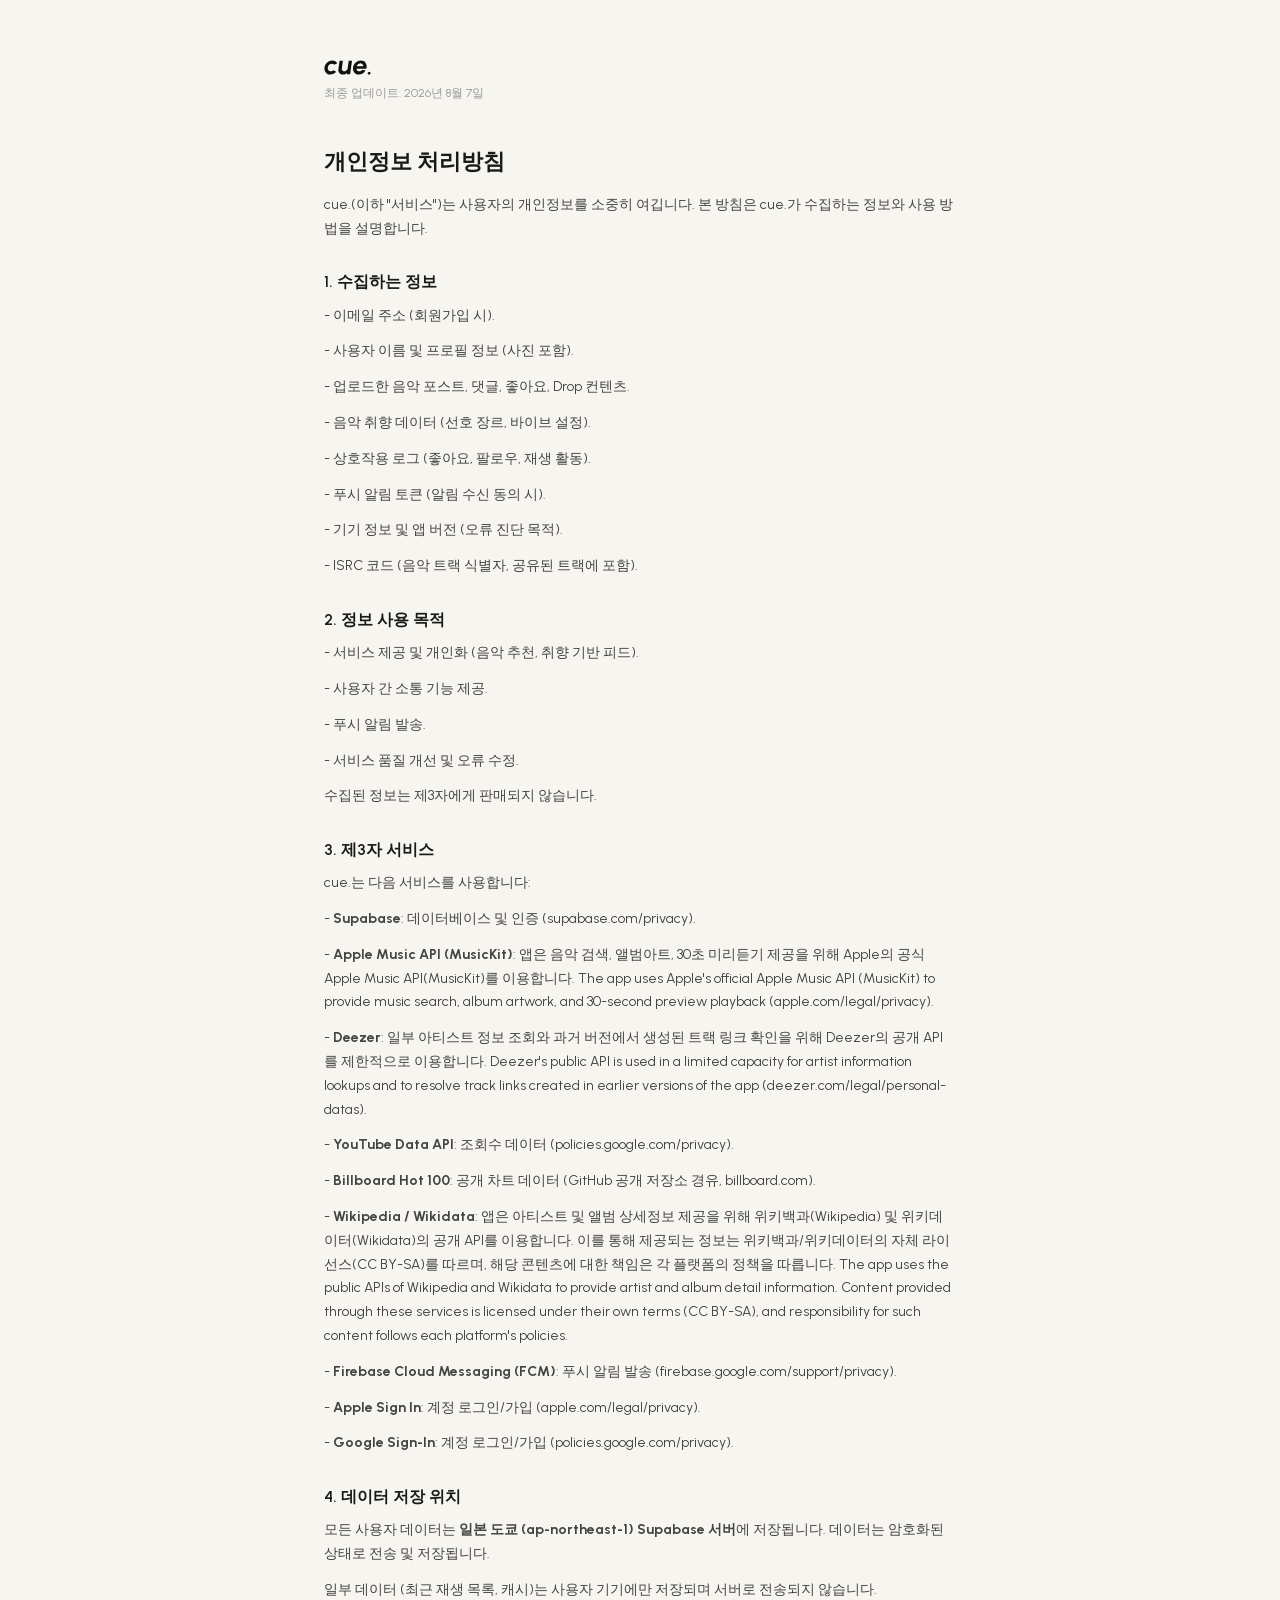
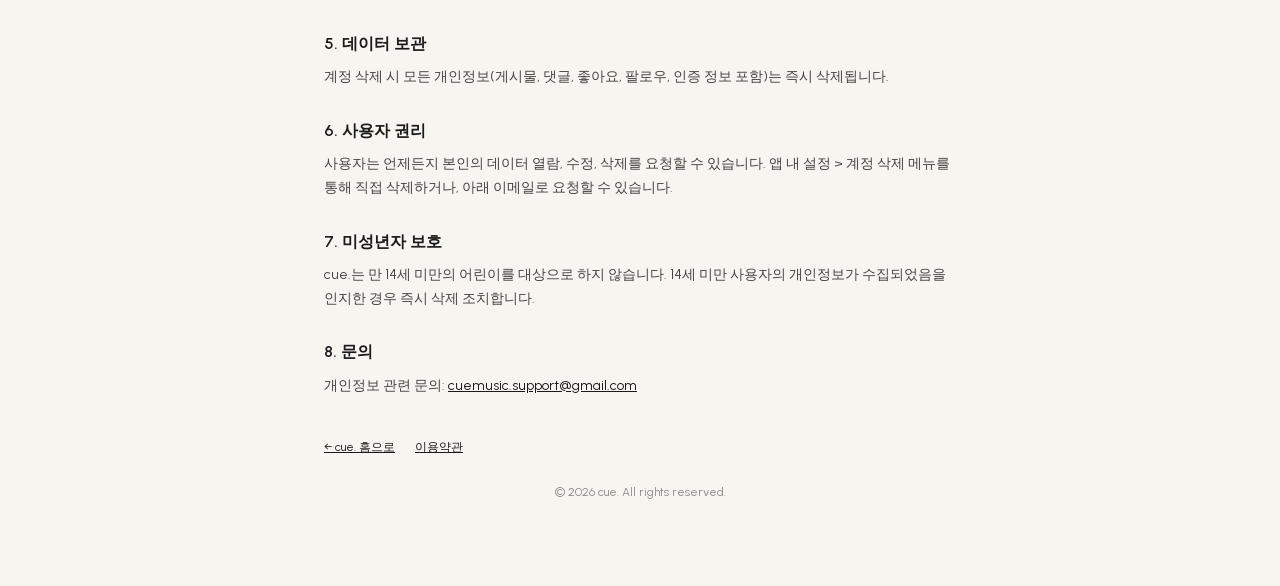
<file: privacy.html>
<!DOCTYPE html>
<html lang="ko">
<head>
  <meta charset="UTF-8">
  <meta name="viewport" content="width=device-width, initial-scale=1.0">
  <title>개인정보 처리방침 — cue.</title>
  <link rel="icon" type="image/png" href="/favicon.png?v=2">
  <link rel="apple-touch-icon" href="/apple-touch-icon.png">
  <link rel="stylesheet" href="/assets/fonts.css">
  <style>
    * { margin: 0; padding: 0; box-sizing: border-box; }
    body {
      background: #F7F5F0;
      color: #1A1A1A;
      font-family: 'Urbanist', -apple-system, BlinkMacSystemFont, 'Apple SD Gothic Neo', 'Noto Sans KR', 'Malgun Gothic', 'Segoe UI', sans-serif;
      max-width: 680px;
      margin: 0 auto;
      padding: 60px 24px;
      line-height: 1.7;
    }
    .logo { display: block; height: 15px; width: auto; margin-bottom: 8px; }
    h1 { font-size: 22px; font-weight: 700; margin: 40px 0 12px; }
    h2 { font-size: 16px; font-weight: 600; margin: 28px 0 8px; }
    p { font-size: 14px; color: #444; margin-bottom: 12px; }
    .date { font-size: 12px; color: #999; margin-bottom: 40px; }
    a { color: #1A1A1A; }
  </style>
</head>
<body>
  <img class="logo" src="/assets/cue-wordmark-ink.svg" alt="cue.">
  <div class="date">최종 업데이트: 2026년 8월 7일</div>

  <h1>개인정보 처리방침</h1>
  <p>cue.(이하 "서비스")는 사용자의 개인정보를 소중히 여깁니다. 본 방침은 cue.가 수집하는 정보와 사용 방법을 설명합니다.</p>

  <h2>1. 수집하는 정보</h2>
  <p>- 이메일 주소 (회원가입 시).</p>
  <p>- 사용자 이름 및 프로필 정보 (사진 포함).</p>
  <p>- 업로드한 음악 포스트, 댓글, 좋아요, Drop 컨텐츠.</p>
  <p>- 음악 취향 데이터 (선호 장르, 바이브 설정).</p>
  <p>- 상호작용 로그 (좋아요, 팔로우, 재생 활동).</p>
  <p>- 푸시 알림 토큰 (알림 수신 동의 시).</p>
  <p>- 기기 정보 및 앱 버전 (오류 진단 목적).</p>
  <p>- ISRC 코드 (음악 트랙 식별자, 공유된 트랙에 포함).</p>

  <h2>2. 정보 사용 목적</h2>
  <p>- 서비스 제공 및 개인화 (음악 추천, 취향 기반 피드).</p>
  <p>- 사용자 간 소통 기능 제공.</p>
  <p>- 푸시 알림 발송.</p>
  <p>- 서비스 품질 개선 및 오류 수정.</p>
  <p>수집된 정보는 제3자에게 판매되지 않습니다.</p>

  <h2>3. 제3자 서비스</h2>
  <p>cue.는 다음 서비스를 사용합니다:</p>
  <p>- <strong>Supabase</strong>: 데이터베이스 및 인증 (supabase.com/privacy).</p>
  <p>- <strong>Apple Music API (MusicKit)</strong>: 앱은 음악 검색, 앨범아트, 30초 미리듣기 제공을 위해 Apple의 공식 Apple Music API(MusicKit)를 이용합니다. The app uses Apple's official Apple Music API (MusicKit) to provide music search, album artwork, and 30-second preview playback (apple.com/legal/privacy).</p>
  <p>- <strong>Deezer</strong>: 일부 아티스트 정보 조회와 과거 버전에서 생성된 트랙 링크 확인을 위해 Deezer의 공개 API를 제한적으로 이용합니다. Deezer's public API is used in a limited capacity for artist information lookups and to resolve track links created in earlier versions of the app (deezer.com/legal/personal-datas).</p>
  <p>- <strong>YouTube Data API</strong>: 조회수 데이터 (policies.google.com/privacy).</p>
  <p>- <strong>Billboard Hot 100</strong>: 공개 차트 데이터 (GitHub 공개 저장소 경유, billboard.com).</p>
  <p>- <strong>Wikipedia / Wikidata</strong>: 앱은 아티스트 및 앨범 상세정보 제공을 위해 위키백과(Wikipedia) 및 위키데이터(Wikidata)의 공개 API를 이용합니다. 이를 통해 제공되는 정보는 위키백과/위키데이터의 자체 라이선스(CC BY-SA)를 따르며, 해당 콘텐츠에 대한 책임은 각 플랫폼의 정책을 따릅니다. The app uses the public APIs of Wikipedia and Wikidata to provide artist and album detail information. Content provided through these services is licensed under their own terms (CC BY-SA), and responsibility for such content follows each platform's policies.</p>
  <p>- <strong>Firebase Cloud Messaging (FCM)</strong>: 푸시 알림 발송 (firebase.google.com/support/privacy).</p>
  <p>- <strong>Apple Sign In</strong>: 계정 로그인/가입 (apple.com/legal/privacy).</p>
  <p>- <strong>Google Sign-In</strong>: 계정 로그인/가입 (policies.google.com/privacy).</p>

  <h2>4. 데이터 저장 위치</h2>
  <p>모든 사용자 데이터는 <strong>일본 도쿄 (ap-northeast-1) Supabase 서버</strong>에 저장됩니다. 데이터는 암호화된 상태로 전송 및 저장됩니다.</p>
  <p>일부 데이터 (최근 재생 목록, 캐시)는 사용자 기기에만 저장되며 서버로 전송되지 않습니다.</p>

  <h2>5. 데이터 보관</h2>
  <p>계정 삭제 시 모든 개인정보(게시물, 댓글, 좋아요, 팔로우, 인증 정보 포함)는 즉시 삭제됩니다.</p>

  <h2>6. 사용자 권리</h2>
  <p>사용자는 언제든지 본인의 데이터 열람, 수정, 삭제를 요청할 수 있습니다. 앱 내 설정 > 계정 삭제 메뉴를 통해 직접 삭제하거나, 아래 이메일로 요청할 수 있습니다.</p>

  <h2>7. 미성년자 보호</h2>
  <p>cue.는 만 14세 미만의 어린이를 대상으로 하지 않습니다. 14세 미만 사용자의 개인정보가 수집되었음을 인지한 경우 즉시 삭제 조치합니다.</p>

  <h2>8. 문의</h2>
  <p>개인정보 관련 문의: <a href="mailto:cuemusic.support@gmail.com">cuemusic.support@gmail.com</a></p>

  <div style="margin-top: 40px; font-size: 12px; color: #999; display: flex; gap: 20px;">
    <a href="./index.html">← cue. 홈으로</a>
    <a href="./terms.html">이용약관</a>
  </div>
  <footer style="text-align:center; padding:24px; color:#888; font-size:12px;">
    © 2026 cue. All rights reserved.
  </footer>
</body>
</html>
</file>
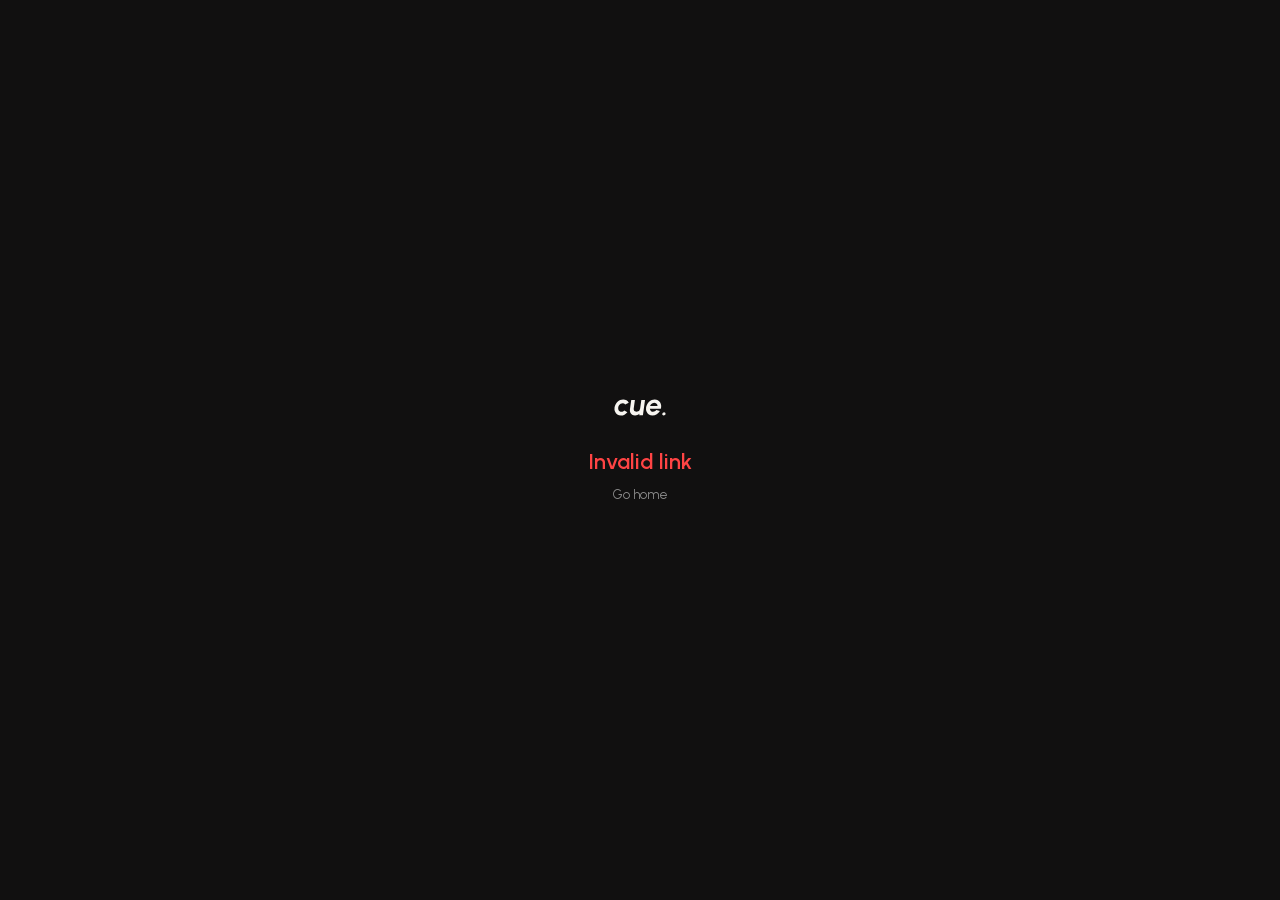
<file: profile.html>
<!DOCTYPE html>
<html lang="ko">
<head>
  <meta charset="UTF-8">
  <meta name="viewport" content="width=device-width, initial-scale=1.0">
  <title>cue.</title>
  <link rel="icon" type="image/png" href="/favicon.png?v=2">
  <link rel="apple-touch-icon" href="/apple-touch-icon.png">
  <link rel="stylesheet" href="/assets/fonts.css">
  <style>
    * { margin: 0; padding: 0; box-sizing: border-box; }
    body {
      background: #111010;
      color: #F7F5F0;
      font-family: 'Urbanist', -apple-system, BlinkMacSystemFont, 'Apple SD Gothic Neo', 'Noto Sans KR', 'Malgun Gothic', 'Segoe UI', sans-serif;
      -webkit-font-smoothing: antialiased;
      display: flex;
      align-items: center;
      justify-content: center;
      min-height: 100vh;
      padding: 24px;
    }
    .container {
      text-align: center;
      max-width: 400px;
    }
    .logo {
      display: block;
      height: 17px;
      width: auto;
      margin: 0 auto 32px;
    }
    .icon {
      width: 64px;
      height: 64px;
      margin: 0 auto 24px;
    }
    h1 {
      font-size: 22px;
      font-weight: 600;
      margin-bottom: 12px;
    }
    p {
      font-size: 14px;
      color: #888;
      line-height: 1.6;
      margin-bottom: 32px;
    }
    .btn {
      display: inline-block;
      background: #F7F5F0;
      color: #111010;
      padding: 14px 32px;
      border-radius: 999px;
      font-size: 15px;
      font-weight: 600;
      text-decoration: none;
      margin-bottom: 12px;
    }
    .btn-secondary {
      display: block;
      color: #888;
      font-size: 13px;
      text-decoration: none;
      margin-top: 8px;
    }
    .error { color: #FF4444; }
  </style>
</head>
<body>
  <div class="container">
    <img class="logo" src="/assets/cue-wordmark-ivory.svg" alt="cue.">
    <div id="content"></div>
  </div>

  <script>
    const lang = navigator.language.startsWith('ko') ? 'ko' : 'en';
    document.documentElement.lang = lang;

    const copy = {
      title:      { ko: '프로필',           en: 'Profile' },
      desc:       { ko: 'cue.에서 이 프로필을 확인해보세요.', en: 'Check out this profile on cue.' },
      openApp:    { ko: '앱으로 열기',       en: 'Open in cue.' },
      noApp:      { ko: '앱이 없으신가요? 다운로드', en: "Don't have the app? Download" },
      appStore:   { ko: 'App Store에서 다운로드', en: 'Download on the App Store' },
      googlePlay: { ko: 'Google Play 다운로드', en: 'Get it on Google Play' },
      notFound:   { ko: '잘못된 링크입니다', en: 'Invalid link' },
      home:       { ko: '홈으로',           en: 'Go home' },
    };

    function t(key) { return copy[key][lang]; }

    const APP_STORE_URL = 'https://apps.apple.com/kr/app/cue/id6779252040';
    const PLAY_STORE_URL = 'https://play.google.com/store/apps/details?id=com.cueapp.music';

    // iOS (incl. iPadOS reporting as Mac with touch) -> App Store, Android -> Google Play, otherwise both
    function storeLinks() {
      const ua = navigator.userAgent;
      const isIOS = /iPhone|iPad|iPod/.test(ua) || (/Macintosh/.test(ua) && navigator.maxTouchPoints > 1);
      const isAndroid = /Android/.test(ua);
      if (isIOS) return `<a href="${APP_STORE_URL}" class="btn-secondary">${t('noApp')}</a>`;
      if (isAndroid) return `<a href="${PLAY_STORE_URL}" class="btn-secondary">${t('noApp')}</a>`;
      return `<a href="${APP_STORE_URL}" class="btn-secondary">${t('appStore')}</a>
        <a href="${PLAY_STORE_URL}" class="btn-secondary">${t('googlePlay')}</a>`;
    }

    const content = document.getElementById('content');

    // Path is /profile/{username}
    const parts = window.location.pathname.split('/').filter(Boolean);
    const username = parts.length >= 2 ? decodeURIComponent(parts[1]) : null;

    const userIcon = `
      <svg class="icon" viewBox="0 0 64 64" fill="none" xmlns="http://www.w3.org/2000/svg">
        <circle cx="32" cy="32" r="30" stroke="#F7F5F0" stroke-width="2"/>
        <circle cx="32" cy="26" r="9" stroke="#F7F5F0" stroke-width="2"/>
        <path d="M16 50c2-9 9-14 16-14s14 5 16 14" stroke="#F7F5F0" stroke-width="2" stroke-linecap="round"/>
      </svg>`;

    if (!username) {
      content.innerHTML = `
        <h1 class="error">${t('notFound')}</h1>
        <a href="/" class="btn-secondary">${t('home')}</a>
      `;
    } else {
      const deepLink = `cue://profile/${encodeURIComponent(username)}`;
      content.innerHTML = `
        ${userIcon}
        <h1>@${username}</h1>
        <p>${t('desc')}</p>
        <a href="${deepLink}" class="btn">${t('openApp')}</a>
        ${storeLinks()}
      `;
      setTimeout(() => { window.location.href = deepLink; }, 800);
    }
  </script>
</body>
</html>
</file>
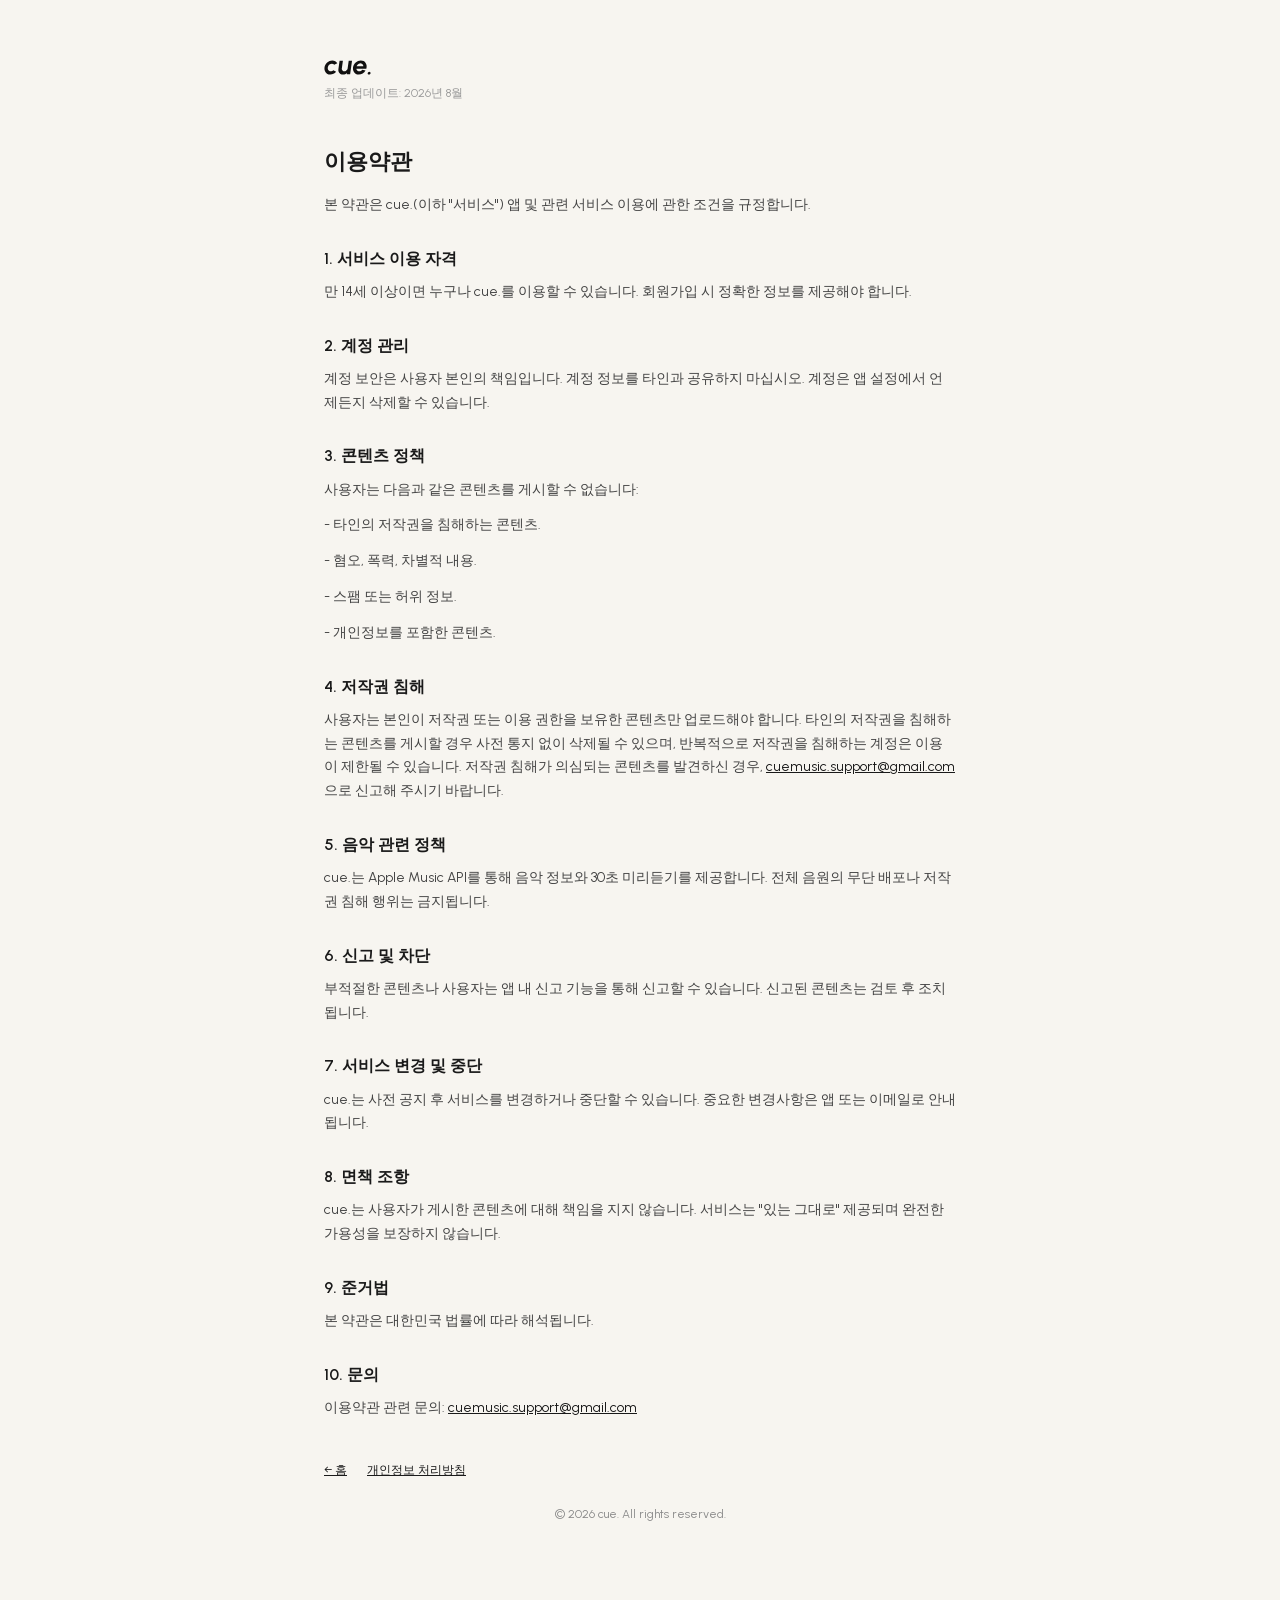
<file: terms.html>
<!DOCTYPE html>
<html lang="ko">
<head>
  <meta charset="UTF-8">
  <meta name="viewport" content="width=device-width, initial-scale=1.0">
  <title>이용약관 — cue.</title>
  <link rel="icon" type="image/png" href="/favicon.png?v=2">
  <link rel="apple-touch-icon" href="/apple-touch-icon.png">
  <link rel="stylesheet" href="/assets/fonts.css">
  <style>
    * { margin: 0; padding: 0; box-sizing: border-box; }
    body {
      background: #F7F5F0;
      color: #1A1A1A;
      font-family: 'Urbanist', -apple-system, BlinkMacSystemFont, 'Apple SD Gothic Neo', 'Noto Sans KR', 'Malgun Gothic', 'Segoe UI', sans-serif;
      max-width: 680px;
      margin: 0 auto;
      padding: 60px 24px;
      line-height: 1.7;
    }
    .logo { display: block; height: 15px; width: auto; margin-bottom: 8px; }
    .date { font-size: 12px; color: #999; margin-bottom: 40px; }
    h1 { font-size: 22px; font-weight: 700; margin: 40px 0 12px; }
    h2 { font-size: 16px; font-weight: 600; margin: 28px 0 8px; }
    p { font-size: 14px; color: #444; margin-bottom: 12px; }
    a { color: #1A1A1A; }
    .nav-links { margin-top: 40px; font-size: 12px; color: #999; display: flex; gap: 20px; }
  </style>
</head>
<body>
  <img class="logo" src="/assets/cue-wordmark-ink.svg" alt="cue.">
  <div class="date">최종 업데이트: 2026년 8월</div>

  <h1>이용약관</h1>
  <p>본 약관은 cue.(이하 "서비스") 앱 및 관련 서비스 이용에 관한 조건을 규정합니다.</p>

  <h2>1. 서비스 이용 자격</h2>
  <p>만 14세 이상이면 누구나 cue.를 이용할 수 있습니다. 회원가입 시 정확한 정보를 제공해야 합니다.</p>

  <h2>2. 계정 관리</h2>
  <p>계정 보안은 사용자 본인의 책임입니다. 계정 정보를 타인과 공유하지 마십시오. 계정은 앱 설정에서 언제든지 삭제할 수 있습니다.</p>

  <h2>3. 콘텐츠 정책</h2>
  <p>사용자는 다음과 같은 콘텐츠를 게시할 수 없습니다:</p>
  <p>- 타인의 저작권을 침해하는 콘텐츠.</p>
  <p>- 혐오, 폭력, 차별적 내용.</p>
  <p>- 스팸 또는 허위 정보.</p>
  <p>- 개인정보를 포함한 콘텐츠.</p>

  <h2>4. 저작권 침해</h2>
  <p>사용자는 본인이 저작권 또는 이용 권한을 보유한 콘텐츠만 업로드해야 합니다. 타인의 저작권을 침해하는 콘텐츠를 게시할 경우 사전 통지 없이 삭제될 수 있으며, 반복적으로 저작권을 침해하는 계정은 이용이 제한될 수 있습니다. 저작권 침해가 의심되는 콘텐츠를 발견하신 경우, <a href="mailto:cuemusic.support@gmail.com">cuemusic.support@gmail.com</a>으로 신고해 주시기 바랍니다.</p>

  <h2>5. 음악 관련 정책</h2>
  <p>cue.는 Apple Music API를 통해 음악 정보와 30초 미리듣기를 제공합니다. 전체 음원의 무단 배포나 저작권 침해 행위는 금지됩니다.</p>

  <h2>6. 신고 및 차단</h2>
  <p>부적절한 콘텐츠나 사용자는 앱 내 신고 기능을 통해 신고할 수 있습니다. 신고된 콘텐츠는 검토 후 조치됩니다.</p>

  <h2>7. 서비스 변경 및 중단</h2>
  <p>cue.는 사전 공지 후 서비스를 변경하거나 중단할 수 있습니다. 중요한 변경사항은 앱 또는 이메일로 안내됩니다.</p>

  <h2>8. 면책 조항</h2>
  <p>cue.는 사용자가 게시한 콘텐츠에 대해 책임을 지지 않습니다. 서비스는 "있는 그대로" 제공되며 완전한 가용성을 보장하지 않습니다.</p>

  <h2>9. 준거법</h2>
  <p>본 약관은 대한민국 법률에 따라 해석됩니다.</p>

  <h2>10. 문의</h2>
  <p>이용약관 관련 문의: <a href="mailto:cuemusic.support@gmail.com">cuemusic.support@gmail.com</a></p>

  <div class="nav-links">
    <a href="./index.html">← 홈</a>
    <a href="./privacy.html">개인정보 처리방침</a>
  </div>
  <footer style="text-align:center; padding:24px; color:#888; font-size:12px;">
    © 2026 cue. All rights reserved.
  </footer>
</body>
</html>
</file>
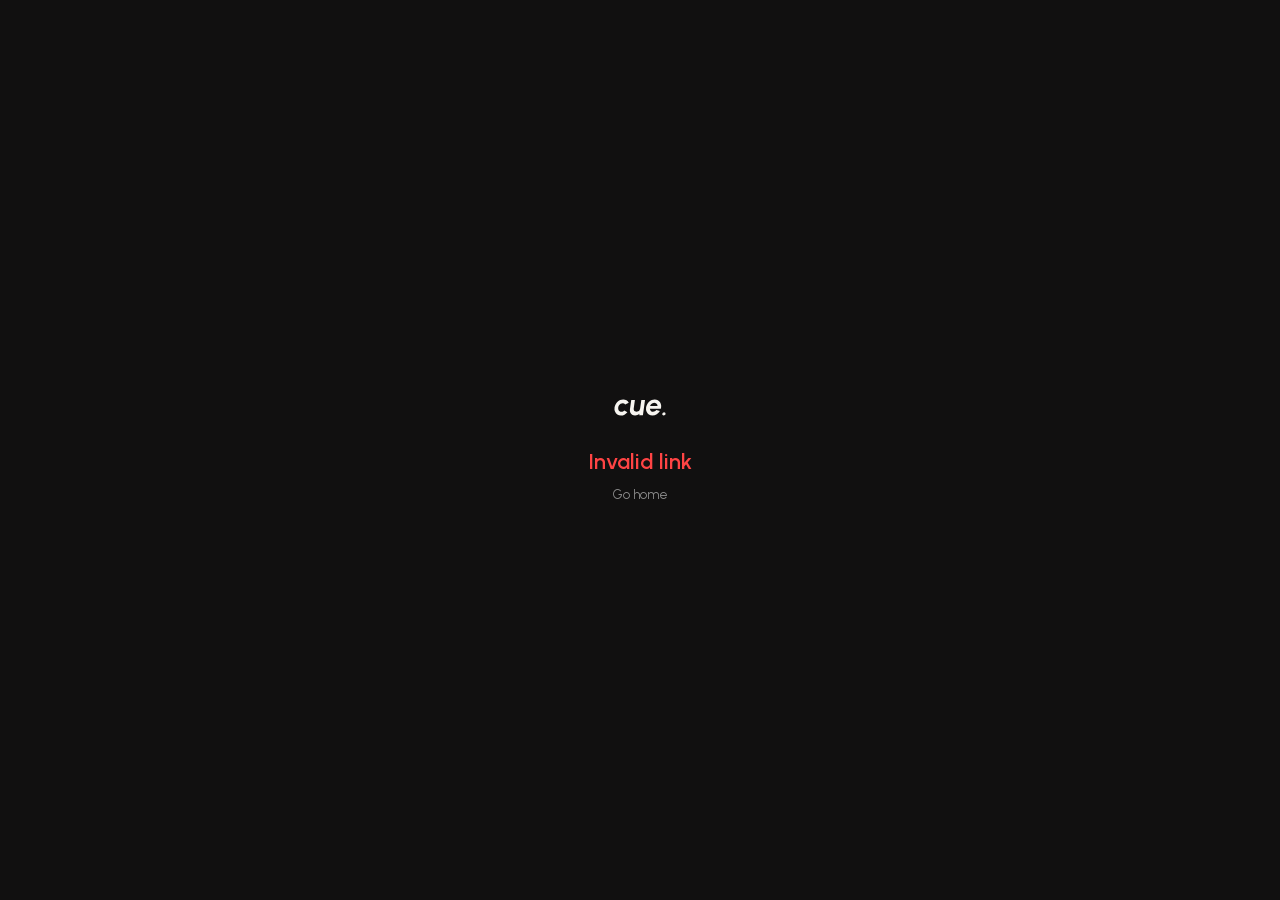
<file: track.html>
<!DOCTYPE html>
<html lang="ko">
<head>
  <meta charset="UTF-8">
  <meta name="viewport" content="width=device-width, initial-scale=1.0">
  <title>cue.</title>
  <link rel="icon" type="image/png" href="/favicon.png?v=2">
  <link rel="apple-touch-icon" href="/apple-touch-icon.png">
  <link rel="stylesheet" href="/assets/fonts.css">
  <style>
    * { margin: 0; padding: 0; box-sizing: border-box; }
    body {
      background: #111010;
      color: #F7F5F0;
      font-family: 'Urbanist', -apple-system, BlinkMacSystemFont, 'Apple SD Gothic Neo', 'Noto Sans KR', 'Malgun Gothic', 'Segoe UI', sans-serif;
      -webkit-font-smoothing: antialiased;
      display: flex;
      align-items: center;
      justify-content: center;
      min-height: 100vh;
      padding: 24px;
    }
    .container {
      text-align: center;
      max-width: 400px;
    }
    .logo {
      display: block;
      height: 17px;
      width: auto;
      margin: 0 auto 32px;
    }
    .icon {
      width: 64px;
      height: 64px;
      margin: 0 auto 24px;
    }
    h1 {
      font-size: 22px;
      font-weight: 600;
      margin-bottom: 12px;
    }
    p {
      font-size: 14px;
      color: #888;
      line-height: 1.6;
      margin-bottom: 32px;
    }
    .btn {
      display: inline-block;
      background: #F7F5F0;
      color: #111010;
      padding: 14px 32px;
      border-radius: 999px;
      font-size: 15px;
      font-weight: 600;
      text-decoration: none;
      margin-bottom: 12px;
    }
    .btn-secondary {
      display: block;
      color: #888;
      font-size: 13px;
      text-decoration: none;
      margin-top: 8px;
    }
    .error { color: #FF4444; }
  </style>
</head>
<body>
  <div class="container">
    <img class="logo" src="/assets/cue-wordmark-ivory.svg" alt="cue.">
    <div id="content"></div>
  </div>

  <script>
    const lang = navigator.language.startsWith('ko') ? 'ko' : 'en';
    document.documentElement.lang = lang;

    const copy = {
      title:      { ko: '공유된 곡',        en: 'Shared track' },
      desc:       { ko: 'cue.에서 이 곡을 들어보세요.', en: 'Listen to this track on cue.' },
      openApp:    { ko: '앱으로 열기',       en: 'Open in cue.' },
      noApp:      { ko: '앱이 없으신가요? 다운로드', en: "Don't have the app? Download" },
      appStore:   { ko: 'App Store에서 다운로드', en: 'Download on the App Store' },
      googlePlay: { ko: 'Google Play 다운로드', en: 'Get it on Google Play' },
      notFound:   { ko: '잘못된 링크입니다', en: 'Invalid link' },
      home:       { ko: '홈으로',           en: 'Go home' },
    };

    function t(key) { return copy[key][lang]; }

    const APP_STORE_URL = 'https://apps.apple.com/kr/app/cue/id6779252040';
    const PLAY_STORE_URL = 'https://play.google.com/store/apps/details?id=com.cueapp.music';

    // iOS (incl. iPadOS reporting as Mac with touch) -> App Store, Android -> Google Play, otherwise both
    function storeLinks() {
      const ua = navigator.userAgent;
      const isIOS = /iPhone|iPad|iPod/.test(ua) || (/Macintosh/.test(ua) && navigator.maxTouchPoints > 1);
      const isAndroid = /Android/.test(ua);
      if (isIOS) return `<a href="${APP_STORE_URL}" class="btn-secondary">${t('noApp')}</a>`;
      if (isAndroid) return `<a href="${PLAY_STORE_URL}" class="btn-secondary">${t('noApp')}</a>`;
      return `<a href="${APP_STORE_URL}" class="btn-secondary">${t('appStore')}</a>
        <a href="${PLAY_STORE_URL}" class="btn-secondary">${t('googlePlay')}</a>`;
    }

    const content = document.getElementById('content');

    // Path is /track/{trackId}
    const parts = window.location.pathname.split('/').filter(Boolean);
    const trackId = parts.length >= 2 ? decodeURIComponent(parts[1]) : null;

    const noteIcon = `
      <svg class="icon" viewBox="0 0 64 64" fill="none" xmlns="http://www.w3.org/2000/svg">
        <circle cx="32" cy="32" r="30" stroke="#F7F5F0" stroke-width="2"/>
        <path d="M26 40a5 5 0 1 1 0-10 5 5 0 0 1 0 10Z" stroke="#F7F5F0" stroke-width="2"/>
        <path d="M31 35V20l12-3v15" stroke="#F7F5F0" stroke-width="2" stroke-linecap="round" stroke-linejoin="round"/>
      </svg>`;

    if (!trackId) {
      content.innerHTML = `
        <h1 class="error">${t('notFound')}</h1>
        <a href="/" class="btn-secondary">${t('home')}</a>
      `;
    } else {
      const deepLink = `cue://track/${encodeURIComponent(trackId)}`;
      content.innerHTML = `
        ${noteIcon}
        <h1>${t('title')}</h1>
        <p>${t('desc')}</p>
        <a href="${deepLink}" class="btn">${t('openApp')}</a>
        ${storeLinks()}
      `;
      setTimeout(() => { window.location.href = deepLink; }, 800);
    }
  </script>
</body>
</html>
</file>
<file: assets/fonts.css>
/* Urbanist (SIL Open Font License 1.1, see /assets/fonts/OFL.txt) -- same family as the cue. app.
   Latin subset only (the app's Korean text uses the system font); self-hosted, no third-party requests. */
@font-face { font-family: 'Urbanist'; font-style: normal; font-weight: 300; font-display: swap; src: url('/assets/fonts/urbanist-300.woff2') format('woff2'); }
@font-face { font-family: 'Urbanist'; font-style: normal; font-weight: 400; font-display: swap; src: url('/assets/fonts/urbanist-400.woff2') format('woff2'); }
@font-face { font-family: 'Urbanist'; font-style: normal; font-weight: 500; font-display: swap; src: url('/assets/fonts/urbanist-500.woff2') format('woff2'); }
@font-face { font-family: 'Urbanist'; font-style: normal; font-weight: 600; font-display: swap; src: url('/assets/fonts/urbanist-600.woff2') format('woff2'); }
@font-face { font-family: 'Urbanist'; font-style: normal; font-weight: 700; font-display: swap; src: url('/assets/fonts/urbanist-700.woff2') format('woff2'); }
</file>
